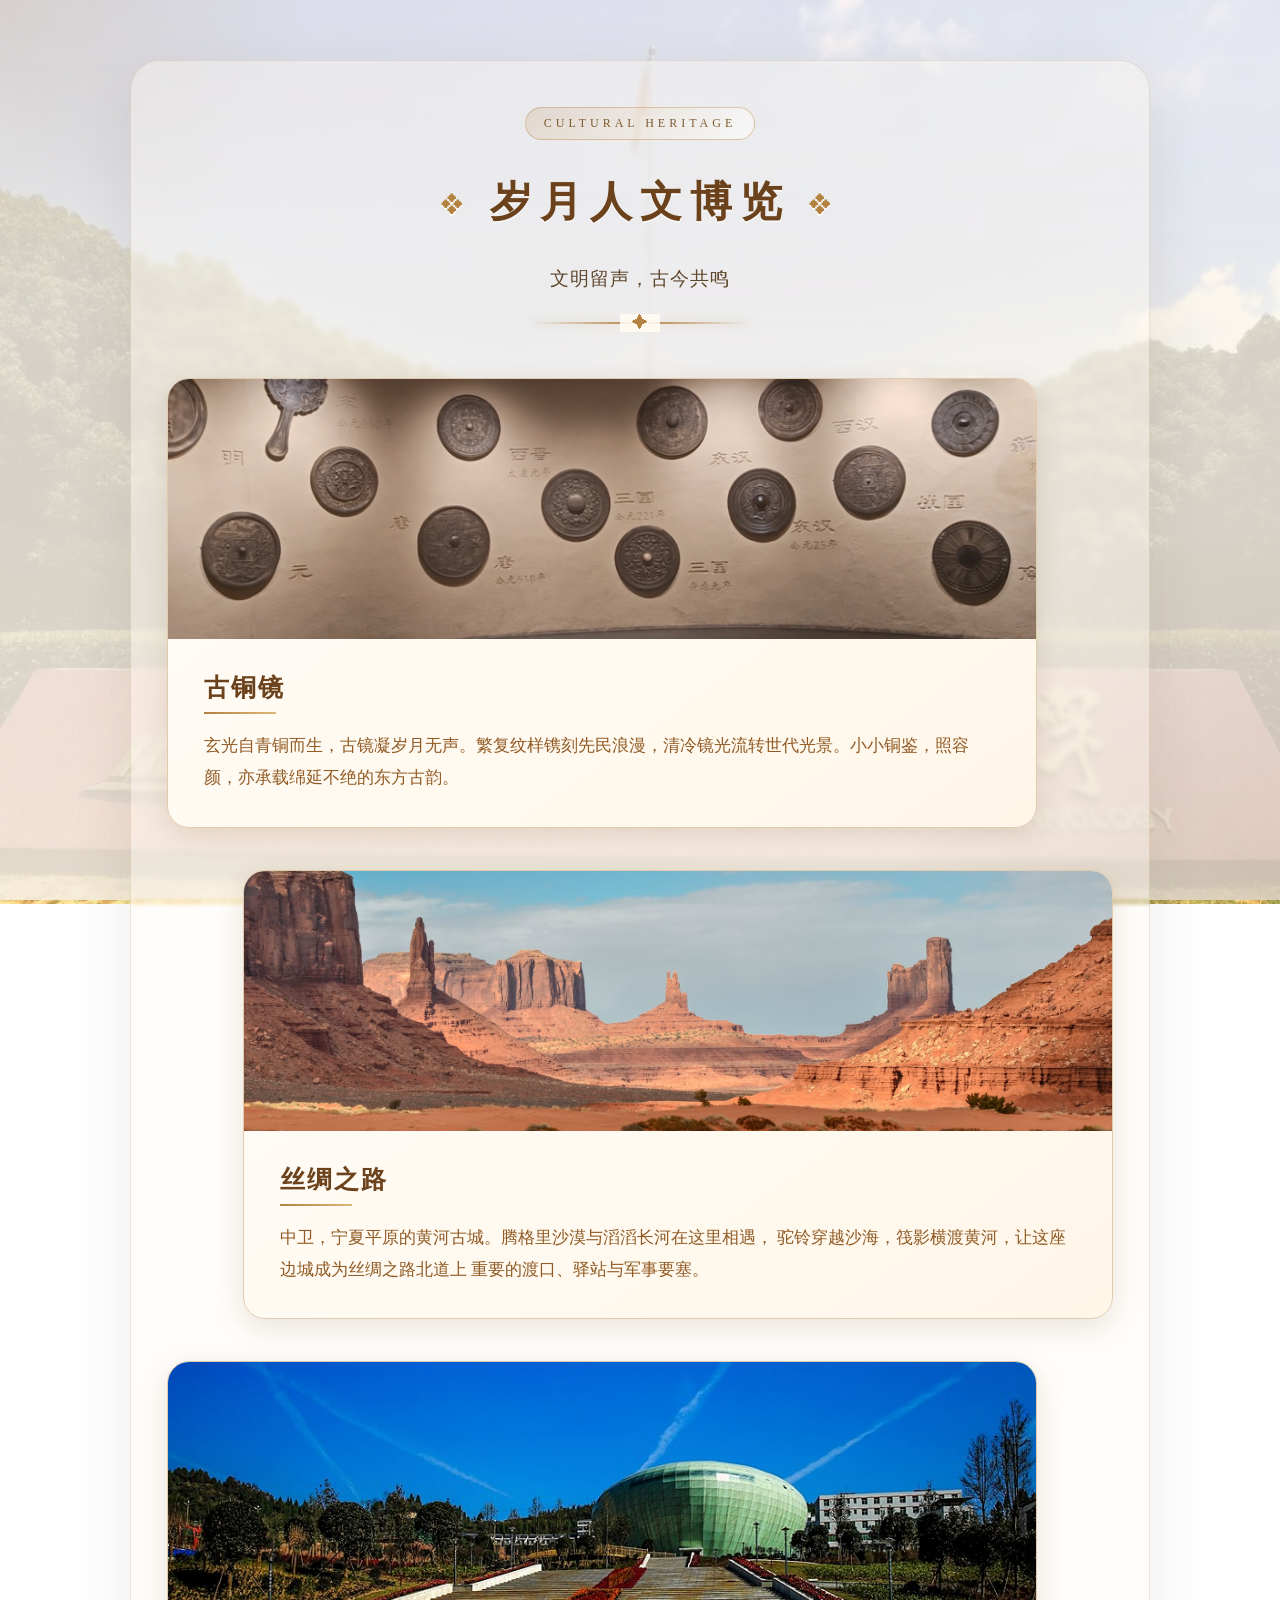
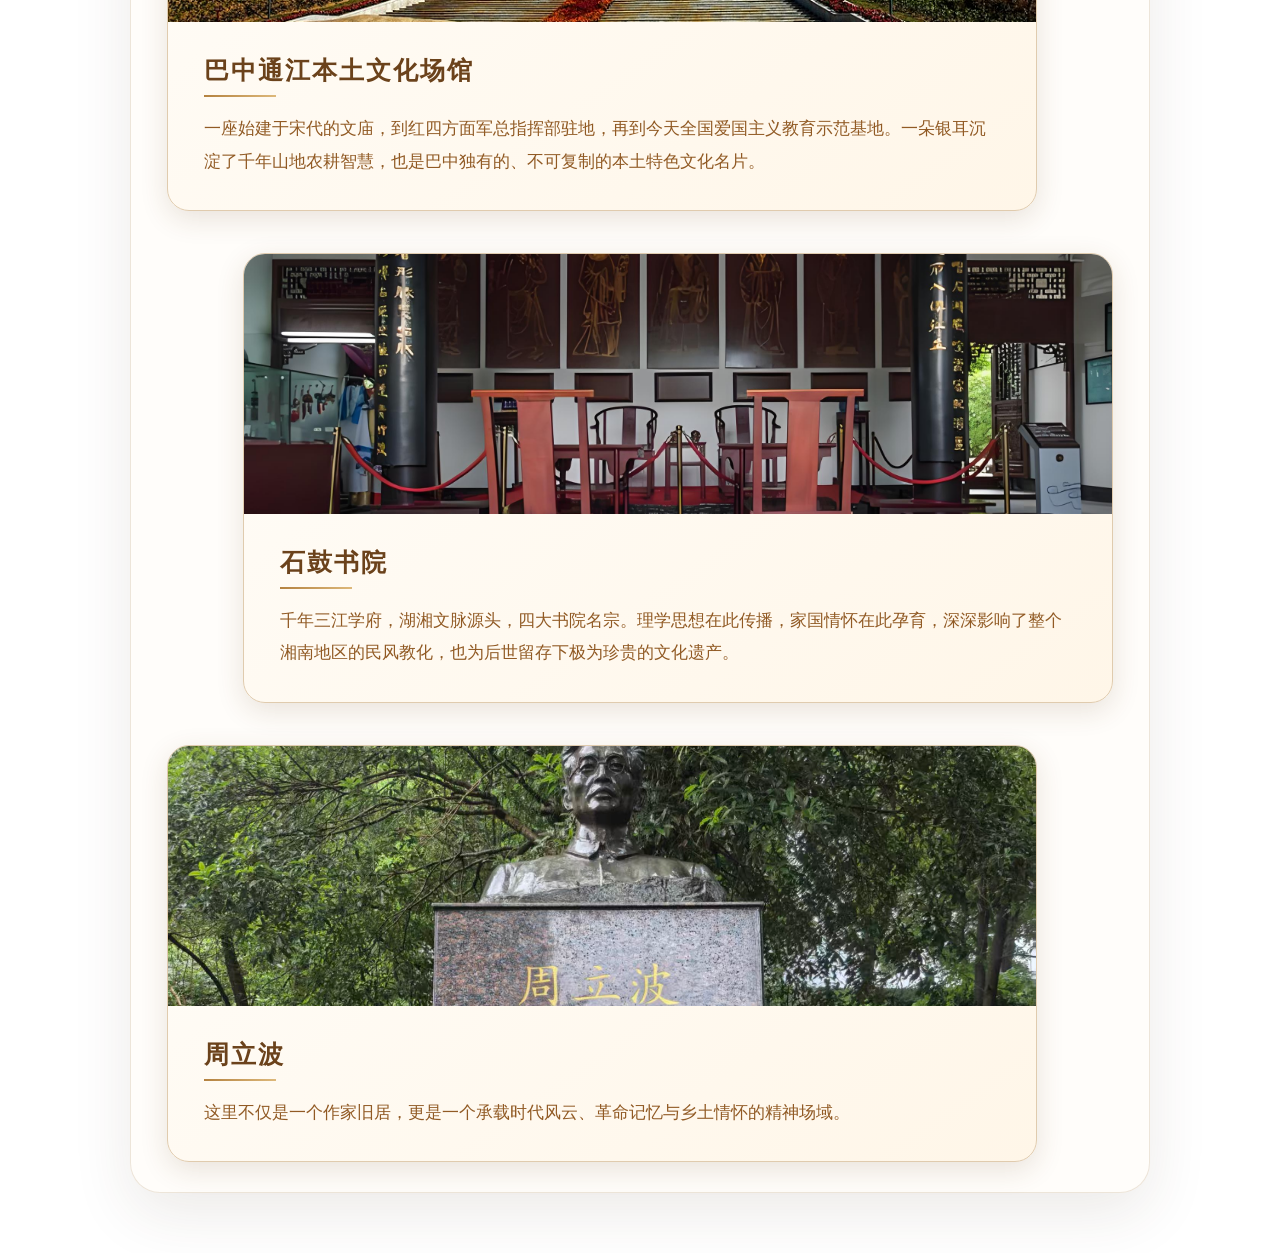
<file: index.html>
<!DOCTYPE html>
<html lang="zh-CN">
<head>
    <meta charset="UTF-8">
    <meta name="viewport" content="width=device-width, initial-scale=1.0">
    <title>岁月人文博览</title>
    <style>
        * {
            margin: 0;
            padding: 0;
            box-sizing: border-box;
            font-family: "Microsoft YaHei", "SimSun", serif;
        }
        body {
            background-image: url("背景.jpg");
            background-size: cover;
            background-position: center;
            background-attachment: fixed;
            background-repeat: no-repeat;
            min-height: 100vh;
            padding: 60px 15px;
            position: relative;
        }
        body::before {
            content: "";
            position: fixed;
            left: 0;
            top: 0;
            width: 100%;
            height: 100%;
            background:
                radial-gradient(circle at top left, rgba(194,145,75,0.18), transparent 20%),
                radial-gradient(circle at bottom right, rgba(92,58,33,0.16), transparent 25%),
                linear-gradient(rgba(253,249,240,0.82), rgba(246,238,224,0.9));
            z-index: -1;
        }
        .wrap {
            max-width: 1020px;
            margin: 0 auto;
            animation: fadeIn 1.2s ease-out;
            background: rgba(255, 250, 242, 0.36);
            border: 1px solid rgba(155, 117, 67, 0.18);
            border-radius: 30px;
            padding: 46px 36px 30px;
            box-shadow: 0 20px 60px rgba(73, 53, 26, 0.10);
            backdrop-filter: blur(2px);
        }
        @keyframes fadeIn {
            from {opacity:0; transform: translateY(20px);}
            to {opacity:1; transform: translateY(0);}
        }
        .top-badge {
            display: block;
            width: fit-content;
            padding: 8px 18px;
            margin: 0 auto 18px;
            border-radius: 999px;
            background: linear-gradient(135deg, rgba(180,130,64,0.18), rgba(255,255,255,0.6));
            border: 1px solid rgba(180,130,64,0.4);
            color: #7f5b2e;
            font-size: 12px;
            letter-spacing: 4px;
            text-transform: uppercase;
        }
        .header-box {
            text-align: center;
            margin-bottom: 54px;
        }
        h1 {
            color: #6b421b;
            margin-bottom: 20px;
            letter-spacing: 8px;
            font-size: clamp(30px, 4vw, 42px);
            position: relative;
            padding: 16px 0 12px;
            font-weight: 700;
            text-shadow: 0 2px 0 rgba(255,255,255,0.6);
        }
        h1::before, h1::after {
            content: "❖";
            color: #b48240;
            font-size: 24px;
            margin: 0 18px;
            vertical-align: middle;
        }
        .desc-top {
            color: #60482e;
            margin-bottom: 26px;
            line-height: 1.8;
            font-size: 19px;
            letter-spacing: 1px;
        }
        .divider {
            width: 220px;
            height: 2px;
            margin: 0 auto;
            background: linear-gradient(90deg, transparent, #b48240, transparent);
            box-shadow: 0 0 12px rgba(180,130,64,0.35);
            position: relative;
        }
        .divider::after {
            content: "✦";
            position: absolute;
            left: 50%;
            top: 50%;
            transform: translate(-50%,-50%);
            background: rgba(255,250,242,0.9);
            padding: 0 12px;
            color: #b48240;
        }
        .card-container {
            display: flex;
            flex-direction: column;
            gap: 42px;
        }
        .culture-card {
            background: linear-gradient(145deg, #fffdf9, #fff6e8);
            border-radius: 22px;
            overflow: hidden;
            border: 1px solid #e0cbae;
            box-shadow: 0 8px 28px rgba(102, 64, 26, 0.14);
            transition: all 0.4s cubic-bezier(0.2,0,0.2,1);
        }
        /* 奇偶卡片宽度错落，制造节奏感 */
        .culture-card:nth-child(odd) {
            width: 92%;
            align-self: flex-start;
        }
        .culture-card:nth-child(even) {
            width: 92%;
            align-self: flex-end;
        }
        .culture-card:hover {
            transform: translateY(-6px);
            box-shadow: 0 16px 42px rgba(102, 64, 26, 0.20);
            border-color:#c49c66;
        }
        /* 图片在上，文字在下 */
        .card-img-box {
            width: 100%;
            height: 260px;
            overflow: hidden;
        }
        .card-img-box img {
            width: 100%;
            height: 100%;
            object-fit: cover;
            display: block;
            transition: transform 0.7s ease;
        }
        .culture-card:hover .card-img-box img {
            transform: scale(1.06);
        }
        .card-text-box {
            padding: 32px 36px;
        }
        .card-text-box h3 {
            color: #6b421b;
            margin-bottom: 16px;
            font-size: 25px;
            letter-spacing: 2px;
            position: relative;
            padding-bottom: 10px;
        }
        .card-text-box h3::after {
            content: "";
            position: absolute;
            left: 0;
            bottom: 0;
            width: 72px;
            height: 2px;
            background: linear-gradient(90deg, #b48240, #ddb87a);
        }
        .card-text-box p {
            margin-top:14px;
            color: #54402b;
            line-height: 1.9;
            font-size: 17px;
        }
        .card-text-box a {
            color: #915a24;
            text-decoration: none;
            transition: all 0.3s;
            display: inline-block;
        }
        .card-text-box a:hover {
            color: #b47c32;
            text-decoration: underline;
        }
        .footer-info {
            text-align: center;
            margin-top: 90px;
            color: #665038;
            font-size: 15px;
            letter-spacing: 1px;
        }
        @media (max-width:768px) {
            .culture-card:nth-child(odd),
            .culture-card:nth-child(even) {
                width: 100%;
                align-self: stretch;
            }
            .card-img-box {
                height:210px;
            }
            .card-text-box {
                padding:24px 20px;
            }
            h1 {
                font-size:29px;
                letter-spacing:4px;
            }
            .wrap {
                padding:26px 16px;
            }
        }
    </style>
</head>
<body>
    <div class="wrap">
        <div class="header-box">
            <div class="top-badge">Cultural Heritage</div>
            <h1>岁月人文博览</h1>
            <p class="desc-top">文明留声，古今共鸣</p>
            <div class="divider"></div>
        </div>

        <div class="card-container">
            <div class="culture-card">
                <div class="card-img-box">
                    <img src="Qingtong/image/首页.png" alt="古铜镜">
                </div>
                <div class="card-text-box">
                    <h3>古铜镜</h3>
                    <p>
                        <a href="Qingtong/Page_1.html">玄光自青铜而生，古镜凝岁月无声。繁复纹样镌刻先民浪漫，清冷镜光流转世代光景。小小铜鉴，照容颜，亦承载绵延不绝的东方古韵。</a>
                    </p>
                </div>
            </div>

            <div class="culture-card">
                <div class="card-img-box">
                    <img src="Sichou/images/photo-1509316785289-025f5b846b35.avif" alt="丝绸之路">
                </div>
                <div class="card-text-box">
                    <h3>丝绸之路</h3>
                    <p>
                        <a href="Sichou/index.html">中卫，宁夏平原的黄河古城。腾格里沙漠与滔滔长河在这里相遇， 驼铃穿越沙海，筏影横渡黄河，让这座边城成为丝绸之路北道上 重要的渡口、驿站与军事要塞。</a>
                    </p>
                </div>
            </div>

            <div class="culture-card">
                <div class="card-img-box">
                    <img src="Bazhong/assets/img/tremella_museum_exterior.jpg" alt="巴中通江本土文化场馆">
                </div>
                <div class="card-text-box">
                    <h3>巴中通江本土文化场馆</h3>
                    <p>
                        <a href="Bazhong/index.html">一座始建于宋代的文庙，到红四方面军总指挥部驻地，再到今天全国爱国主义教育示范基地。一朵银耳沉淀了千年山地农耕智慧，也是巴中独有的、不可复制的本土特色文化名片。</a>
                    </p>
                </div>
            </div>

            <div class="culture-card">
                <div class="card-img-box">
                    <img src="Shigu/images/images2.JPG" alt="石鼓书院">
                </div>
                <div class="card-text-box">
                    <h3>石鼓书院</h3>
                    <p>
                        <a href="Shigu/index.html">千年三江学府，湖湘文脉源头，四大书院名宗。理学思想在此传播，家国情怀在此孕育，深深影响了整个湘南地区的民风教化，也为后世留存下极为珍贵的文化遗产。</a>
                    </p>
                </div>
            </div>

            <div class="culture-card">
                <div class="card-img-box">
                    <img src="Zhoulibo/微信图片_20260806102518_266_20.jpg" alt="周立波">
                </div>
                <div class="card-text-box">
                    <h3>周立波</h3>
                    <p>
                        <a href="Zhoulibo/index.html">这里不仅是一个作家旧居，更是一个承载时代风云、革命记忆与乡土情怀的精神场域。</a>
                    </p>
                </div>
            </div>
        </div>
    </div>
</body>
</html>
</file>
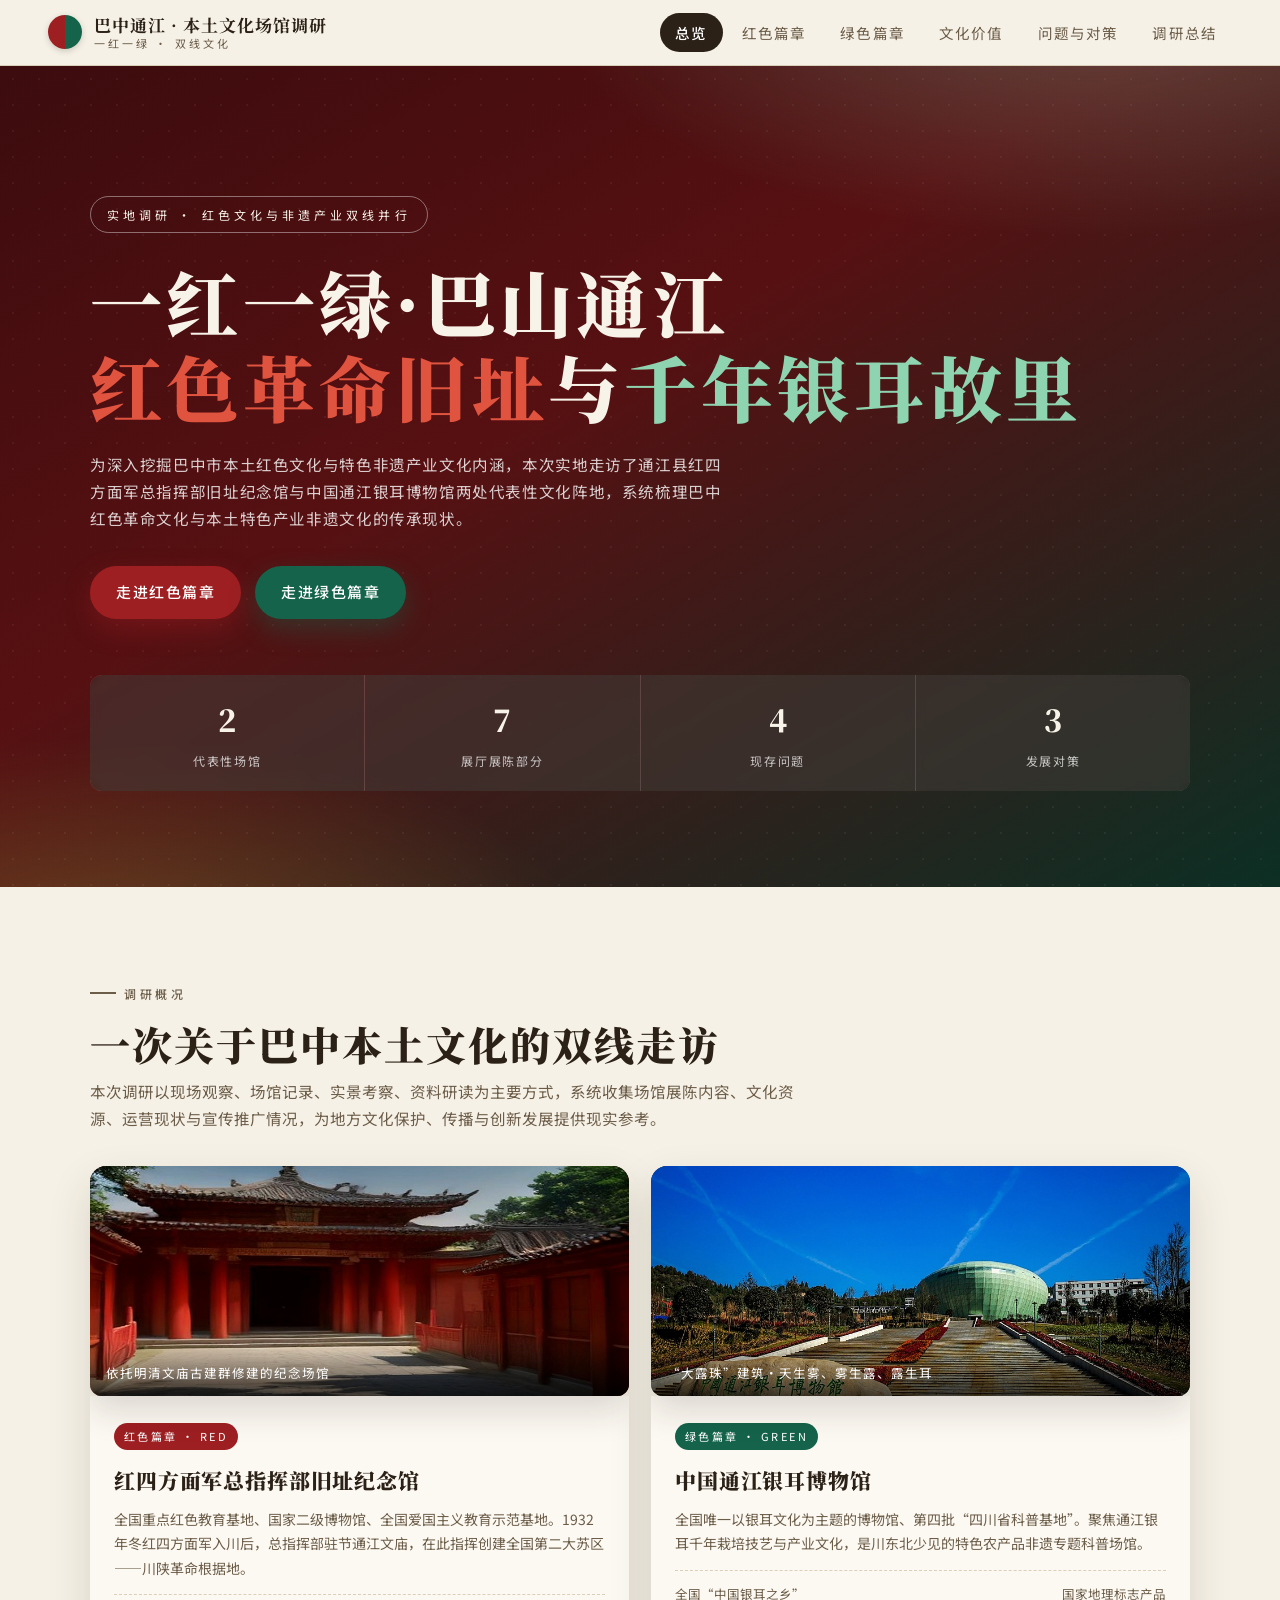
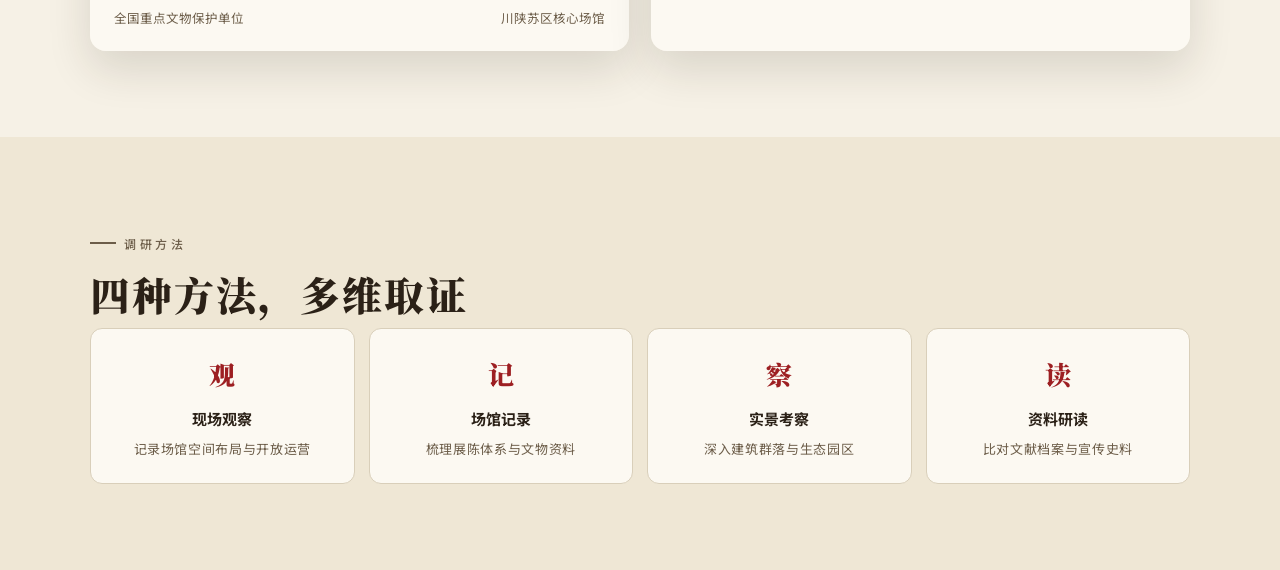
<file: Bazhong/index.html>
<!DOCTYPE html>
<html lang="zh-CN">
<head>
<meta charset="UTF-8">
<meta name="viewport" content="width=device-width, initial-scale=1.0">
<title>一红一绿·巴山通江 | 本土文化场馆实地调研报告</title>
<link rel="preconnect" href="https://fonts.googleapis.com">
<link rel="preconnect" href="https://fonts.gstatic.com" crossorigin>
<link href="https://fonts.googleapis.com/css2?family=Noto+Serif+SC:wght@500;600;700;900&family=Noto+Sans+SC:wght@300;400;500;700&display=swap" rel="stylesheet">
<style>
:root{
  --paper:#f6f1e6;
  --paper-2:#efe7d5;
  --paper-3:#fcf9f2;
  --ink:#2b2117;
  --ink-soft:#6c5d49;
  --line:#d9cfba;
  --red:#9d1f22;
  --red-deep:#701416;
  --red-soft:#f2e2db;
  --gold:#c09a34;
  --gold-soft:#ecd9a6;
  --green:#14634a;
  --green-deep:#0b402f;
  --green-soft:#ddebe2;
  --jade:#7fb99b;
  --serif:'Noto Serif SC','Songti SC','SimSun',serif;
  --sans:'Noto Sans SC','Microsoft YaHei',sans-serif;
  --header-h:66px;
}
*{margin:0;padding:0;box-sizing:border-box}
html{scroll-behavior:smooth}
body{
  font-family:var(--sans);
  background:var(--paper);
  color:var(--ink);
  line-height:1.75;
  -webkit-font-smoothing:antialiased;
}
img{display:block;max-width:100%}
a{color:inherit}
::selection{background:var(--red);color:#fff}

/* ============ 顶栏与页签 ============ */
.site-header{
  position:sticky;top:0;z-index:100;
  height:var(--header-h);
  background:rgba(246,241,230,.94);
  backdrop-filter:blur(8px);
  border-bottom:1px solid var(--line);
  display:flex;align-items:center;gap:24px;
  padding:0 clamp(16px,4vw,48px);
}
.brand{display:flex;align-items:center;gap:12px;flex-shrink:0}
.brand-mark{display:flex;width:34px;height:34px;border-radius:50%;overflow:hidden;box-shadow:0 2px 6px rgba(0,0,0,.18);flex-shrink:0}
.brand-mark i{flex:1;height:100%}
.brand-mark .mr{background:var(--red)}
.brand-mark .mg{background:var(--green)}
.brand-txt{font-family:var(--serif);font-weight:700;font-size:17px;line-height:1.2;letter-spacing:.06em}
.brand-txt small{display:block;font-family:var(--sans);font-weight:400;font-size:11px;letter-spacing:.28em;color:var(--ink-soft);margin-top:1px}
.tabs{display:flex;gap:4px;margin-left:auto;overflow-x:auto;scrollbar-width:none}
.tabs::-webkit-scrollbar{display:none}
.tab{
  appearance:none;border:none;background:transparent;cursor:pointer;
  font-family:var(--sans);font-size:14.5px;letter-spacing:.08em;color:var(--ink-soft);
  padding:9px 15px;border-radius:999px;white-space:nowrap;
  transition:color .25s,background .25s;
}
.tab:hover{color:var(--ink);background:rgba(0,0,0,.05)}
.tab[aria-selected="true"]{
  color:#fff;background:var(--ink);font-weight:500;
}

/* 主题化页签着色 */
body[data-active="red"] .tab[aria-selected="true"]{background:var(--red)}
body[data-active="green"] .tab[aria-selected="true"]{background:var(--green)}
body[data-active="red"] .brand-txt{color:var(--red-deep)}
body[data-active="green"] .brand-txt{color:var(--green-deep)}
body[data-active="red"] .site-header{border-bottom-color:rgba(157,31,34,.35)}
body[data-active="green"] .site-header{border-bottom-color:rgba(20,99,74,.35)}

/* ============ 面板 ============ */
.panel{display:none;animation:panelIn .5s cubic-bezier(.22,.68,.35,1)}
.panel.active{display:block}
@keyframes panelIn{from{opacity:0;transform:translateY(14px)}to{opacity:1;transform:none}}
.wrap{max-width:1180px;margin:0 auto;padding:0 clamp(18px,4vw,40px)}

/* ============ 通用构件 ============ */
.sec-title{
  font-family:var(--serif);font-weight:900;font-size:clamp(26px,4vw,40px);
  letter-spacing:.05em;line-height:1.3;margin-bottom:8px;
}
.sec-sub{color:var(--ink-soft);font-size:15.5px;max-width:720px;margin-bottom:34px}
.kicker{
  display:inline-flex;align-items:center;gap:8px;
  font-size:12px;letter-spacing:.3em;font-weight:500;color:var(--ink-soft);
  margin-bottom:14px;text-transform:uppercase;
}
.kicker::before{content:"";width:26px;height:2px;background:currentColor}
.theme-red{color:var(--red-deep)}
.theme-green{color:var(--green-deep)}
.panel[data-theme="red"] .kicker{color:var(--red)}
.panel[data-theme="green"] .kicker{color:var(--green)}

.section{padding:clamp(48px,7vw,86px) 0;position:relative}
.section.alt{background:var(--paper-2)}

/* 图片通用 */
.photo{border-radius:12px;overflow:hidden;box-shadow:0 14px 34px rgba(43,33,23,.16);position:relative;background:#ddd}
.photo img{width:100%;height:100%;object-fit:cover}
.photo figcaption{
  position:absolute;left:0;right:0;bottom:0;padding:22px 16px 12px;
  font-size:12.5px;color:#fff;letter-spacing:.08em;
  background:linear-gradient(transparent,rgba(0,0,0,.72));
}

/* 数字统计 */
.stats{display:grid;grid-template-columns:repeat(4,1fr);gap:14px}
.stat{
  background:var(--paper-3);border:1px solid var(--line);border-radius:12px;
  padding:20px 16px;text-align:center;
}
.stat b{font-family:var(--serif);font-size:clamp(26px,3.2vw,38px);font-weight:900;line-height:1.1}
.stat b i{font-style:normal;font-size:.45em;font-weight:700;margin-left:2px;letter-spacing:.04em}
.stat span{display:block;margin-top:6px;font-size:12.5px;color:var(--ink-soft);letter-spacing:.06em}
.panel[data-theme="red"] .stat b{color:var(--red-deep)}
.panel[data-theme="green"] .stat b{color:var(--green-deep)}

/* 时间线 */
.timeline{position:relative;margin:8px 0 0;padding-left:30px}
.timeline::before{content:"";position:absolute;left:8px;top:6px;bottom:6px;width:2px;background:var(--line)}
.tl-item{position:relative;padding:0 0 26px 8px}
.tl-item::before{
  content:"";position:absolute;left:-29px;top:7px;width:14px;height:14px;border-radius:50%;
  background:var(--paper);border:3px solid var(--red);
}
.panel[data-theme="green"] .tl-item::before{border-color:var(--green)}
.tl-year{font-family:var(--serif);font-weight:900;font-size:19px;color:var(--ink)}
.tl-item p{color:var(--ink-soft);font-size:14.5px;margin-top:3px}

/* 两馆对照双卡 */
.duo{display:grid;grid-template-columns:1fr 1fr;gap:22px}
.venue-card{border-radius:16px;overflow:hidden;box-shadow:0 18px 44px rgba(43,33,23,.14);position:relative;display:flex;flex-direction:column}
.venue-card .vc-img{height:230px}
.venue-card.red .vc-img{background:var(--red-deep)}
.venue-card.green .vc-img{background:var(--green-deep)}
.venue-card .vc-body{background:var(--paper-3);padding:24px 24px 22px;flex:1}
.vc-tag{display:inline-block;font-size:11px;letter-spacing:.22em;padding:4px 10px;border-radius:999px;color:#fff;margin-bottom:12px}
.venue-card.red .vc-tag{background:var(--red)}
.venue-card.green .vc-tag{background:var(--green)}
.vc-body h3{font-family:var(--serif);font-size:21px;font-weight:900;letter-spacing:.04em;margin-bottom:8px}
.vc-body p{font-size:14px;color:var(--ink-soft)}
.vc-foot{margin-top:14px;padding-top:12px;border-top:1px dashed var(--line);display:flex;justify-content:space-between;font-size:12.5px;color:var(--ink-soft)}

/* 大引述 */
.pullquote{
  font-family:var(--serif);font-size:clamp(19px,2.6vw,27px);font-weight:600;line-height:1.7;
  border-left:4px solid;padding:6px 0 6px 22px;margin:30px 0;
}
.panel[data-theme="red"] .pullquote{border-color:var(--red);color:var(--red-deep)}
.panel[data-theme="green"] .pullquote{border-color:var(--green);color:var(--green-deep)}
.pullquote cite{display:block;margin-top:10px;font-family:var(--sans);font-size:13px;font-weight:400;color:var(--ink-soft);font-style:normal}

/* 详情列表 */
.feature-grid{display:grid;grid-template-columns:repeat(3,1fr);gap:16px;margin-top:6px}
.feature{
  background:var(--paper-3);border:1px solid var(--line);border-radius:12px;padding:20px;
}
.feature .f-no{font-family:var(--serif);font-weight:900;font-size:15px;letter-spacing:.1em;margin-bottom:10px;display:block}
.panel[data-theme="red"] .feature .f-no{color:var(--red)}
.panel[data-theme="green"] .feature .f-no{color:var(--green)}
.feature h4{font-family:var(--serif);font-size:16.5px;font-weight:700;margin-bottom:6px}
.feature p{font-size:13.5px;color:var(--ink-soft)}

/* 工序流程 */
.flow{display:flex;flex-wrap:wrap;gap:10px;margin-top:8px}
.flow .step{
  flex:1 1 150px;background:var(--paper-3);border:1px solid var(--line);border-radius:10px;
  padding:13px 14px;text-align:center;
}
.flow .step b{display:block;font-family:var(--serif);font-size:15px;font-weight:700;margin-bottom:2px}
.flow .step span{font-size:12px;color:var(--ink-soft);letter-spacing:.05em}

/* 问题与对策 */
.issue-grid{display:grid;grid-template-columns:1fr 1fr;gap:16px}
.issue{border-radius:12px;padding:22px;border:1px solid var(--line);background:var(--paper-3);position:relative;overflow:hidden}
.issue::before{content:"";position:absolute;left:0;top:0;bottom:0;width:5px}
.issue:nth-child(1)::before{background:#b3563f}
.issue:nth-child(2)::before{background:#9b7d2f}
.issue:nth-child(3)::before{background:#4f7a97}
.issue:nth-child(4)::before{background:#7a5a8f}
.issue h4{font-family:var(--serif);font-size:17.5px;font-weight:700;margin-bottom:8px}
.issue p{font-size:13.5px;color:var(--ink-soft)}
.issue .issue-no{font-size:11px;letter-spacing:.2em;color:var(--ink-soft);display:block;margin-bottom:6px}
.solution{border-radius:14px;padding:26px;border:1px solid var(--line);background:var(--paper-3)}
.solution.red{border-top:5px solid var(--red)}
.solution.green{border-top:5px solid var(--green)}
.solution h4{font-family:var(--serif);font-size:19px;font-weight:800;margin-bottom:10px}
.solution p{font-size:14px;color:var(--ink-soft)}
.solution .s-no{display:inline-block;font-size:11px;letter-spacing:.2em;color:var(--ink-soft);margin-bottom:8px}

/* 章节横幅 */
.chapter-hero{
  position:relative;color:#fff;border-radius:0 0 0 0;
  padding:clamp(52px,8vw,96px) 0 clamp(40px,6vw,72px);overflow:hidden;
}
.chapter-hero.red{background:linear-gradient(rgba(58,10,12,.86),rgba(105,26,28,.72)),url('assets/img/red_street.jpg') center/cover no-repeat}
.chapter-hero.green{background:radial-gradient(1200px 500px at 12% -20%,rgba(127,185,155,.22),transparent 60%),linear-gradient(135deg,#073529 0%,var(--green-deep) 45%,#0f5c3e 100%)}
.chapter-hero::after{
  content:"";position:absolute;inset:0;pointer-events:none;opacity:.14;
  background-image:radial-gradient(rgba(255,255,255,.7) 1px,transparent 1px);
  background-size:22px 22px;
}
.ch-hero-inner{position:relative;z-index:1;max-width:1180px;margin:0 auto;padding:0 clamp(18px,4vw,40px)}
.ch-tag{display:inline-block;font-size:11.5px;letter-spacing:.3em;padding:6px 14px;border:1px solid rgba(255,255,255,.5);border-radius:999px;margin-bottom:20px;font-weight:500}
.ch-hero-inner h1{font-family:var(--serif);font-weight:900;font-size:clamp(30px,5vw,54px);letter-spacing:.06em;line-height:1.25;max-width:820px}
.ch-hero-inner .ch-sub{margin-top:14px;font-size:15.5px;color:rgba(255,255,255,.82);max-width:680px;letter-spacing:.03em}

/* 图廊 */
.gallery{display:grid;grid-template-columns:repeat(3,1fr);gap:14px}
.gallery .photo{height:170px}
.gallery.portrait{grid-template-columns:repeat(4,1fr)}
.gallery.portrait .photo{height:190px}

/* 页脚 / 参考资料 */
.foot{background:#241a10;color:#d8cdbb;padding:44px 0 36px;margin-top:0}
.foot .wrap{max-width:1180px}
.foot h4{font-family:var(--serif);color:#f0e7d5;font-size:16px;letter-spacing:.1em;margin:26px 0 12px}
.foot h4:first-child{margin-top:0}
.foot ol,.foot ul{margin-left:1.4em;font-size:13px;color:#b7ab97;line-height:2}
.foot a{color:#e3c98a;text-decoration:none}
.foot a:hover{text-decoration:underline}
.foot .note{margin-top:22px;padding-top:16px;border-top:1px solid rgba(255,255,255,.14);font-size:12px;color:#9c917e;line-height:1.9}
.foot .credit{display:flex;justify-content:space-between;align-items:center;gap:12px;font-size:12px;color:#8f8471;margin-top:18px;flex-wrap:wrap}

/* 首页 Hero */
.hero{
  position:relative;color:#f8f3e8;overflow:hidden;
  background:
    radial-gradient(900px 420px at 85% -10%,rgba(127,185,155,.35),transparent 60%),
    radial-gradient(900px 420px at 8% 110%,rgba(201,162,52,.30),transparent 55%),
    linear-gradient(150deg,#3c0c0e 0%,#571012 42%,#0c2f24 100%);
}
.hero::before{content:"";position:absolute;inset:0;background:radial-gradient(rgba(255,255,255,.5) 1px,transparent 1px);background-size:26px 26px;opacity:.1}
.hero-inner{position:relative;z-index:1;max-width:1180px;margin:0 auto;padding:clamp(70px,11vw,130px) clamp(18px,4vw,40px) clamp(50px,8vw,96px)}
.hero .hero-tag{display:inline-flex;gap:10px;align-items:center;font-size:12px;letter-spacing:.34em;padding:7px 16px;border:1px solid rgba(255,255,255,.4);border-radius:999px;margin-bottom:26px}
.hero h1{font-family:var(--serif);font-weight:900;font-size:clamp(34px,6.4vw,72px);line-height:1.18;letter-spacing:.06em}
.hero h1 .red{color:#e0533f}
.hero h1 .green{color:#8fd4b0}
.hero .lead{margin-top:22px;max-width:640px;font-size:15.5px;color:rgba(255,255,255,.8);letter-spacing:.04em}
.hero-actions{margin-top:34px;display:flex;gap:14px;flex-wrap:wrap}
.hero-btn{display:inline-flex;align-items:center;gap:8px;padding:13px 26px;border-radius:999px;font-size:15px;letter-spacing:.1em;text-decoration:none;font-weight:500;transition:transform .2s,box-shadow .2s}
.hero-btn:hover{transform:translateY(-2px)}
.hero-btn.red{background:var(--red);color:#fff;box-shadow:0 10px 26px rgba(157,31,34,.4)}
.hero-btn.green{background:var(--green);color:#fff;box-shadow:0 10px 26px rgba(20,99,74,.4)}
.hero-strip{margin-top:clamp(34px,5vw,56px);display:grid;grid-template-columns:repeat(4,1fr);gap:1px;background:rgba(255,255,255,.18);border-radius:12px;overflow:hidden}
.hs{background:rgba(20,14,8,.42);padding:18px 16px;text-align:center;backdrop-filter:blur(4px)}
.hs b{font-family:var(--serif);font-size:clamp(20px,2.6vw,30px);font-weight:900;display:block}
.hs span{font-size:12px;letter-spacing:.14em;color:rgba(255,255,255,.72)}

/* 调研方式 */
.methods{display:grid;grid-template-columns:repeat(4,1fr);gap:14px}
.method{background:var(--paper-3);border:1px solid var(--line);border-radius:12px;padding:22px 18px;text-align:center}
.method .m-ic{font-family:var(--serif);font-size:26px;font-weight:900;color:var(--red);display:block;margin-bottom:8px}
.method p{font-size:13px;color:var(--ink-soft);margin-top:6px;letter-spacing:.05em}
.method b{font-size:15px}

/* 图片说明间距 */
.photo + p, .vc-img + * {margin:0}

/* ============ 响应式 ============ */
@media (max-width:960px){
  .stats{grid-template-columns:repeat(2,1fr)}
  .feature-grid{grid-template-columns:repeat(2,1fr)}
  .gallery{grid-template-columns:repeat(2,1fr)}
  .gallery.portrait{grid-template-columns:repeat(2,1fr)}
  .duo{grid-template-columns:1fr}
  .issue-grid{grid-template-columns:1fr}
  .methods{grid-template-columns:repeat(2,1fr)}
  .hero-strip{grid-template-columns:repeat(2,1fr)}
  .brand-txt small{display:none}
}
@media (max-width:560px){
  .feature-grid,.gallery,.gallery.portrait{grid-template-columns:1fr}
  .site-header{gap:10px;padding:0 12px}
  .brand-txt{font-size:14px}
  .tabs .tab{padding:8px 11px;font-size:13px}
}

/* 滚动显现（需 .js 才启用隐藏态，保证无 JS 也可见） */
html.js .rv{opacity:0;transform:translateY(22px);transition:opacity .7s ease,transform .7s cubic-bezier(.22,.68,.35,1)}
html.js .rv.in{opacity:1;transform:none}
@media (prefers-reduced-motion:reduce){
  html.js .rv{opacity:1;transform:none;transition:none}
  *{animation-duration:.01ms!important;transition-duration:.01ms!important}
  html{scroll-behavior:auto}
}
</style>
</head>
<body data-active="overview">

<!-- ================= 顶栏 ================= -->
<header class="site-header">
  <div class="brand">
    <div class="brand-mark" aria-hidden="true"><i class="mr"></i><i class="mg"></i></div>
    <div class="brand-txt">巴中通江 · 本土文化场馆调研<small>一红一绿 · 双线文化</small></div>
  </div>
  <nav class="tabs" role="tablist" aria-label="报告章节">
    <button class="tab" id="tab-overview" role="tab" aria-selected="true" aria-controls="p-overview" data-panel="p-overview" data-theme="overview">总览</button>
    <button class="tab" id="tab-red" role="tab" aria-selected="false" aria-controls="p-red" data-panel="p-red" data-theme="red">红色篇章</button>
    <button class="tab" id="tab-green" role="tab" aria-selected="false" aria-controls="p-green" data-panel="p-green" data-theme="green">绿色篇章</button>
    <button class="tab" id="tab-value" role="tab" aria-selected="false" aria-controls="p-value" data-panel="p-value" data-theme="overview">文化价值</button>
    <button class="tab" id="tab-issues" role="tab" aria-selected="false" aria-controls="p-issues" data-panel="p-issues" data-theme="overview">问题与对策</button>
    <button class="tab" id="tab-summary" role="tab" aria-selected="false" aria-controls="p-summary" data-panel="p-summary" data-theme="overview">调研总结</button>
  </nav>
</header>

<main>

<!-- ================= 总览 ================= -->
<section class="panel active" id="p-overview" role="tabpanel" aria-labelledby="tab-overview" data-theme="overview">

  <div class="hero">
    <div class="hero-inner">
      <span class="hero-tag">实地调研 · 红色文化与非遗产业双线并行</span>
      <h1>一红一绿·巴山通江<br><span class="red">红色革命旧址</span>与<span class="green">千年银耳故里</span></h1>
      <p class="lead">为深入挖掘巴中市本土红色文化与特色非遗产业文化内涵，本次实地走访了通江县红四方面军总指挥部旧址纪念馆与中国通江银耳博物馆两处代表性文化阵地，系统梳理巴中红色革命文化与本土特色产业非遗文化的传承现状。</p>
      <div class="hero-actions">
        <a class="hero-btn red" href="#p-red" data-jump="p-red">走进红色篇章</a>
        <a class="hero-btn green" href="#p-green" data-jump="p-green">走进绿色篇章</a>
      </div>
      <div class="hero-strip">
        <div class="hs"><b>2</b><span>代表性场馆</span></div>
        <div class="hs"><b>7</b><span>展厅展陈部分</span></div>
        <div class="hs"><b>4</b><span>现存问题</span></div>
        <div class="hs"><b>3</b><span>发展对策</span></div>
      </div>
    </div>
  </div>

  <div class="section">
    <div class="wrap">
      <div class="kicker">调研概况</div>
      <h2 class="sec-title">一次关于巴中本土文化的双线走访</h2>
      <p class="sec-sub">本次调研以现场观察、场馆记录、实景考察、资料研读为主要方式，系统收集场馆展陈内容、文化资源、运营现状与宣传推广情况，为地方文化保护、传播与创新发展提供现实参考。</p>

      <div class="duo rv">
        <article class="venue-card red">
          <div class="vc-img photo"><img loading="lazy" src="https://trae-api-cn.mchost.guru/api/ide/v1/text_to_image?prompt=photorealistic%20travel%20photo%20of%20an%20ancient%20Chinese%20Confucian%20temple%20converted%20into%20a%20revolutionary%20memorial%20hall%20in%20Tongjiang%20Sichuan%2C%20grey%20brick%20walls%2C%20red%20lacquered%20wooden%20doors%2C%20curved%20grey%20tiled%20upturned%20eaves%2C%20stone%20steps%2C%20memorial%20plaque%20above%20the%20gate%2C%20old%20trees%20in%20courtyard%2C%20clear%20summer%20daylight%2C%20slightly%20warm%20film%20tone%2C%20handheld%20camera%20natural%20framing&image_size=landscape_4_3" onerror="this.onerror=null;this.src='assets/img/red_hall_exterior.jpg'" alt="红四方面军总指挥部旧址纪念馆·文庙建筑外观"><figcaption>依托明清文庙古建群修建的纪念场馆</figcaption></div>
          <div class="vc-body">
            <span class="vc-tag">红色篇章 · RED</span>
            <h3>红四方面军总指挥部旧址纪念馆</h3>
            <p>全国重点红色教育基地、国家二级博物馆、全国爱国主义教育示范基地。1932 年冬红四方面军入川后，总指挥部驻节通江文庙，在此指挥创建全国第二大苏区——川陕革命根据地。</p>
            <div class="vc-foot"><span>全国重点文物保护单位</span><span>川陕苏区核心场馆</span></div>
          </div>
        </article>

        <article class="venue-card green">
          <div class="vc-img photo"><img loading="lazy" src="assets/img/tremella_museum_exterior.jpg" alt="中国通江银耳博物馆·大露珠建筑"><figcaption>“大露珠”建筑·天生雾、雾生露、露生耳</figcaption></div>
          <div class="vc-body">
            <span class="vc-tag">绿色篇章 · GREEN</span>
            <h3>中国通江银耳博物馆</h3>
            <p>全国唯一以银耳文化为主题的博物馆、第四批“四川省科普基地”。聚焦通江银耳千年栽培技艺与产业文化，是川东北少见的特色农产品非遗专题科普场馆。</p>
            <div class="vc-foot"><span>全国“中国银耳之乡”</span><span>国家地理标志产品</span></div>
          </div>
        </article>
      </div>
    </div>
  </div>

  <div class="section alt">
    <div class="wrap">
      <div class="kicker">调研方法</div>
      <h2 class="sec-title">四种方法，多维取证</h2>
      <div class="methods rv">
        <div class="method"><b class="m-ic">观</b><b>现场观察</b><p>记录场馆空间布局与开放运营</p></div>
        <div class="method"><b class="m-ic">记</b><b>场馆记录</b><p>梳理展陈体系与文物资料</p></div>
        <div class="method"><b class="m-ic">察</b><b>实景考察</b><p>深入建筑群落与生态园区</p></div>
        <div class="method"><b class="m-ic">读</b><b>资料研读</b><p>比对文献档案与宣传史料</p></div>
      </div>
    </div>
  </div>
</section>

<!-- ================= 红色篇章 ================= -->
<section class="panel" id="p-red" role="tabpanel" aria-labelledby="tab-red" data-theme="red">

  <div class="chapter-hero red">
    <div class="ch-hero-inner">
      <span class="ch-tag">红 · 川陕苏区 革命圣地</span>
      <h1>红四方面军总指挥部旧址纪念馆</h1>
      <p class="ch-sub">从一座始建于宋代的文庙，到红四方面军总指挥部驻地，再到今天全国爱国主义教育示范基地——它承载着巴中最具代表性的红色基因，见证川陕苏区作为全国第二大革命根据地的辉煌历史。</p>
    </div>
  </div>

  <div class="section">
    <div class="wrap">
      <div class="kicker">历史沿革</div>
      <h2 class="sec-title">文庙 → 红军指挥部 → 纪念场馆</h2>
      <div class="timeline rv">
        <div class="tl-item"><div class="tl-year">宋嘉祐七年（1062）</div><p>通江文庙始建，明清重建修缮，一进四院、依山就势，成为县城最宏伟的古建筑群。</p></div>
        <div class="tl-item"><div class="tl-year">1932 年 12 月 25 日</div><p>从鄂豫皖苏区西征的红四方面军越秦岭、翻巴山攻克通江县城，总指挥部、总政治部驻节文庙与学宫。</p></div>
        <div class="tl-item"><div class="tl-year">1932 — 1935</div><p>徐向前、陈昌浩、王树声等在此运筹帷幄，创建川陕革命根据地——鼎盛时 4.2 万平方公里、辖 23 县 1 市、人口约 600 万，为中华苏维埃共和国第二大区域。</p></div>
        <div class="tl-item"><div class="tl-year">1982 年 12 月</div><p>纪念红军入川五十周年，旧址辟为“川陕革命根据地军史陈列馆”，胡耀邦题写馆名。</p></div>
        <div class="tl-item"><div class="tl-year">1992 / 1993</div><p>中宣部批准更名“红四方面军总指挥部旧址纪念馆”；江泽民总书记题写馆名。</p></div>
        <div class="tl-item"><div class="tl-year">2001 — 2016</div><p>先后命名全国爱国主义教育示范基地、列入全国红色旅游经典景区名录，为国家二级博物馆、国家红色基因库建设单位。</p></div>
        <div class="tl-item"><div class="tl-year">2024 年底</div><p>启动《红军劲旅 丰碑永存——红四方面军战斗历程》基本陈列改陈布展，展陈、声光电、数字化全面提档升级。</p></div>
      </div>
    </div>
  </div>

  <div class="section alt">
    <div class="wrap">
      <div class="kicker">馆区建筑</div>
      <h2 class="sec-title">红军城核心区，一处可以行走的“苏区史”</h2>
      <p class="sec-sub">馆区与通江红军城历史街区融为一体，实现文物旧址、红色街区、纪念展馆的一体化展示。</p>
      <div class="gallery rv">
        <figure class="photo"><img loading="lazy" src="https://trae-api-cn.mchost.guru/api/ide/v1/text_to_image?prompt=photorealistic%20travel%20photo%20of%20a%20revolutionary%20memorial%20square%20in%20Tongjiang%20county%20Sichuan%2C%20large%20red%20steel%20flame%20torch%20sculpture%20in%20the%20center%2C%20red%20granite%20bas-relief%20wall%20of%20Red%20Army%20soldiers%20in%20the%20background%2C%20clean%20plaza%2C%20blue%20sky%20with%20white%20clouds%2C%20morning%20sunlight&image_size=landscape_4_3" onerror="this.onerror=null;this.src='assets/img/red_square_torch.jpg'" alt="红军广场·火炬雕塑与浮雕墙"><figcaption>馆前红军广场 · 火炬雕塑与红军浮雕墙</figcaption></figure>
        <figure class="photo"><img loading="lazy" src="https://trae-api-cn.mchost.guru/api/ide/v1/text_to_image?prompt=photorealistic%20landscape%20photo%20of%20huge%20weathered%20red%20Chinese%20characters%20carved%20into%20a%20steep%20sandstone%20cliff%20beside%20a%20river%20in%20Sichuan%20mountains%2C%20revolutionary%20era%20stone%20slogan%2C%20green%20forested%20mountain%20slopes%2C%20light%20mist%20in%20the%20valley%2C%20soft%20overcast%20light&image_size=landscape_4_3" onerror="this.onerror=null;this.src='assets/img/red_slogan_cliff.jpg'" alt="诺水河壁山·巨幅石刻标语"><figcaption>诺水河壁山 · “争取苏维埃中华”巨幅石刻标语</figcaption></figure>
        <figure class="photo"><img loading="lazy" src="https://trae-api-cn.mchost.guru/api/ide/v1/text_to_image?prompt=photorealistic%20travel%20photo%20of%20an%20old%20revolutionary%20heritage%20street%20in%20Tongjiang%20county%20Sichuan%2C%20historic%20two-storey%20timber%20buildings%20with%20red%20lanterns%20and%20shop%20signs%2C%20uneven%20stone%20pavement%2C%20warm%20late%20afternoon%20light%2C%20a%20few%20visitors%20walking&image_size=landscape_4_3" onerror="this.onerror=null;this.src='assets/img/red_street.jpg'" alt="通江红军城历史街区"><figcaption>通江红军城历史街区 · 红色街区与纪念展馆融为一体</figcaption></figure>
      </div>
      <div class="feature-grid rv" style="margin-top:22px">
        <div class="feature"><span class="f-no">壹</span><h4>总指挥部旧址 · 文庙</h4><p>占地面积 1512㎡、建筑面积 680㎡，警卫室、机要室、作战室、办公室分布于戟门、东庑、西庑与大成殿。</p></div>
        <div class="feature"><span class="f-no">贰</span><h4>总政治部旧址 · 学宫</h4><p>与文庙同年代修建，全系木结构、一进四院，保存完好。</p></div>
        <div class="feature"><span class="f-no">叁</span><h4>列宁公园</h4><p>由红军改名的公园，从纪念馆后门可达，是当年红军与百姓共用的休憩之地。</p></div>
      </div>
    </div>
  </div>

  <div class="section">
    <div class="wrap">
      <div class="kicker">展陈与文物</div>
      <h2 class="sec-title">“巴山烽火” · 七大部分完整叙事</h2>
      <p class="sec-sub">环形四合院展馆以“巴山烽火”为主题，运用历史文献、文物、图片、油画、雕塑、场景及声像多媒体，完整再现川陕苏区创建与发展历程。</p>

      <div class="gallery rv">
        <figure class="photo"><img loading="lazy" src="https://trae-api-cn.mchost.guru/api/ide/v1/text_to_image?prompt=photorealistic%20indoor%20photo%20of%20a%20bronze%20statue%20of%20a%20Chinese%20Red%20Army%20marshal%20wearing%20an%20octagonal%20red%20star%20cap%20holding%20binoculars%2C%20displayed%20on%20a%20stone%20base%20inside%20an%20old%20Chinese%20temple%20hall%2C%20dark%20red%20walls%20and%20wooden%20beams%2C%20warm%20spotlight%20from%20above%2C%20museum%20atmosphere&image_size=portrait_4_3" onerror="this.onerror=null;this.src='assets/img/red_statue.jpg'" alt="徐向前铜像"><figcaption>徐向前铜像 · 总指挥运筹帷幄之姿</figcaption></figure>
        <figure class="photo"><img loading="lazy" src="https://trae-api-cn.mchost.guru/api/ide/v1/text_to_image?prompt=photorealistic%20museum%20photo%20of%20glass%20display%20cases%20inside%20a%20Chinese%20Red%20Army%20revolutionary%20memorial%20exhibition%20hall%2C%20showing%20old%20rifles%2C%20cloth%20shoes%2C%20grenades%2C%20documents%20and%20badges%2C%20warm%20spotlights%2C%20dark%20red%20themed%20gallery%20with%20vintage%20wooden%20display%20frames&image_size=landscape_4_3" onerror="this.onerror=null;this.src='assets/img/red_exhibit.jpg'" alt="革命文物陈列展柜"><figcaption>革命文物陈列 · 展柜中的苏区记忆</figcaption></figure>
        <figure class="photo"><img loading="lazy" src="https://trae-api-cn.mchost.guru/api/ide/v1/text_to_image?prompt=photorealistic%20photo%20of%20the%20interior%20of%20an%20old%20Chinese%20four-courtyard%20exhibition%20hall%20for%20revolutionary%20history%2C%20display%20panels%20with%20black-and-white%20historical%20photographs%20and%20text%2C%20old%20wooden%20columns%20and%20beams%2C%20warm%20window%20light%20from%20the%20courtyard%2C%20a%20few%20visitors%20reading%20panels&image_size=landscape_4_3" onerror="this.onerror=null;this.src='assets/img/red_exhibit_hall.jpg'" alt="环形四合院展馆内景"><figcaption>环形四合院展馆 · 历史图文与场景复原</figcaption></figure>
      </div>

      <div class="feature-grid rv" style="margin-top:22px">
        <div class="feature"><span class="f-no">壹</span><h4>西征入川 · 创建苏区</h4><p>红四方面军入川建政，通南巴为中心的苏区格局形成。</p></div>
        <div class="feature"><span class="f-no">贰</span><h4>运筹帷幄 · 决胜千里</h4><p>总指挥部作战指挥，粉碎“三路围攻”“六路围攻”，歼敌 15 万余人。</p></div>
        <div class="feature"><span class="f-no">叁</span><h4>传播真理 · 唤醒民众</h4><p>红军标语、石刻标语遍及巴山，民众踊跃支前参军。</p></div>
        <div class="feature"><span class="f-no">肆</span><h4>发展生产 · 保障供给</h4><p>苏区开展土地革命与生产建设，保障根据地供给。</p></div>
        <div class="feature"><span class="f-no">伍</span><h4>战地血花 · 救死扶伤</h4><p>红军医务事业与战地救护的珍贵记忆。</p></div>
        <div class="feature"><span class="f-no">陆</span><h4>巴山妇女 · 巾帼英雄</h4><p>妇女支前、参军参战，巾帼不让须眉。</p></div>
        <div class="feature"><span class="f-no">柒</span><h4>前仆后继 · 无私奉献</h4><p>“将帅风采”展厅陈列 400 余名将军与通江籍 10 位开国将军的光辉业绩。</p></div>
      </div>

      <figure class="photo rv" style="margin:0 0 26px;max-width:760px"><img loading="lazy" src="https://trae-api-cn.mchost.guru/api/ide/v1/text_to_image?prompt=photorealistic%20close-up%20photo%20of%20historical%20documents%20and%20handwritten%20revolutionary%20archives%20displayed%20under%20glass%20on%20a%20wooden%20desk%20in%20a%20memorial%20museum%2C%20yellowed%20paper%2C%20red%20wax%20seal%2C%20warm%20directional%20lighting%2C%20shallow%20depth%20of%20field&image_size=landscape_4_3" onerror="this.onerror=null;this.src='assets/img/red_documents.jpg'" alt="苏区文献实物"><figcaption>苏区文献实物 · 展柜中的记忆</figcaption></figure>

      <div class="pullquote rv">“当年仅有 23 万人的通江，就有 4.8 万人参加了红军；新中国成立时，仅 4000 余人幸存。”<cite>——《巴中日报》· 走进红四方面军总指挥部旧址纪念馆</cite></div>
    </div>
  </div>

  <div class="section alt">
    <div class="wrap">
      <div class="kicker">红色传承 · 新篇</div>
      <h2 class="sec-title">数字博物馆、宣讲团与文创，红色文化活起来</h2>
      <div class="feature-grid rv">
        <div class="feature"><span class="f-no">数字</span><h4>线上虚拟展厅</h4><p>集成 360° 全景漫游，访问量突破 10 万人次；数字化资源近 1000 件，支撑云端学术研究。</p></div>
        <div class="feature"><span class="f-no">宣讲</span><h4>“巴山红”宣讲团</h4><p>线上线下开展宣讲 400 余场次，受众达 5 万余人次。</p></div>
        <div class="feature"><span class="f-no">研学</span><h4>“小小讲解员”品牌</h4><p>连续举办九届，培养 400 余名少年儿童红色文化宣讲员，获央视《焦点访谈》报道。</p></div>
        <div class="feature"><span class="f-no">文创</span><h4>“红城映象”平台</h4><p>研发 20 类 100 余件文创产品，为首批四川省文化创意产品试点开发单位。</p></div>
        <div class="feature"><span class="f-no">传播</span><h4>精品视频矩阵</h4><p>录播《两张党证》《红色通江》等 50 余个宣传视频，荣获全省优秀文博短视频称号。</p></div>
        <div class="feature"><span class="f-no">联动</span><h4>全国巡展交流</h4><p>与井冈山、延安等知名场馆联合办展，在全国 20 余个红色市县巡展。</p></div>
      </div>
    </div>
  </div>

  <div class="section">
    <div class="wrap">
      <div class="kicker">数据亮点</div>
      <h2 class="sec-title">一组数字，读懂川陕苏区与纪念馆</h2>
      <div class="stats rv">
        <div class="stat"><b data-count="4.8" data-decimals="1">0<i>万</i></b><span>通江儿女参加红军</span></div>
        <div class="stat"><b data-count="600">0<i>万</i></b><span>苏区鼎盛期人口</span></div>
        <div class="stat"><b data-count="4.2" data-decimals="1">0<i>万 km²</i></b><span>苏区幅员面积</span></div>
        <div class="stat"><b data-count="15">0<i>万</i></b><span>粉碎围攻歼敌总数</span></div>
        <div class="stat"><b data-count="8">0<i>万</i></b><span>红军发展至 5 个军</span></div>
        <div class="stat"><b data-count="400">0<i>+</i></b><span>将帅风采展厅人物</span></div>
        <div class="stat"><b data-count="7438">0<i>件套</i></b><span>2019 年度馆藏</span></div>
        <div class="stat"><b data-count="656">0<i>件套</i></b><span>珍贵文物</span></div>
      </div>
    </div>
  </div>
</section>

<!-- ================= 绿色篇章 ================= -->
<section class="panel" id="p-green" role="tabpanel" aria-labelledby="tab-green" data-theme="green">

  <div class="chapter-hero green">
    <div class="ch-hero-inner">
      <span class="ch-tag">绿 · 中国银耳之乡 千年非遗</span>
      <h1>中国通江银耳博物馆</h1>
      <p class="ch-sub">聚焦通江银耳千年栽培技艺与产业文化。通江是中国银耳发祥地，“天生雾、雾生露、露生耳”，一朵银耳沉淀了千年山地农耕智慧，也是巴中独有的、不可复制的本土特色文化名片。</p>
    </div>
  </div>

  <div class="section">
    <div class="wrap">
      <div class="kicker">千年银耳史</div>
      <h2 class="sec-title">从汉唐山野风物，到清宫御膳贡品</h2>
      <div class="timeline rv">
        <div class="tl-item"><div class="tl-year">汉代起源 · 唐宋兴盛</div><p>据《齐民要术》《本草问答》等典籍记载，通江有悠久的种植、食用银耳历史。</p></div>
        <div class="tl-item"><div class="tl-year">清光绪年间</div><p>人工培育成功并大规模种植，通江银耳生产传统技艺由此诞生，沿用至今；清代即成为宫廷贡品，20 世纪初畅销欧美及东南亚，技艺东传日本。</p></div>
        <div class="tl-item"><div class="tl-year">1995</div><p>通江被中国特产之乡组委会正式命名为“中国银耳之乡”。</p></div>
        <div class="tl-item"><div class="tl-year">2004 — 2005</div><p>国家实施原产地保护，次年“通江银耳”获国家地理标志产品保护，以“中国银耳”合法代表身份登上世界特产殿堂。</p></div>
        <div class="tl-item"><div class="tl-year">2004 / 2014</div><p>博物馆于银耳发祥地陈河乡“九湾十八包”雾露溪畔成立；2014 年 10 月迁入高明新区周子坪新馆正式开馆。</p></div>
        <div class="tl-item"><div class="tl-year">2024</div><p>通江银耳综合产值达 35 亿元，品牌价值 96.61 亿元，位列中国食药用菌（耳类）区域品牌价值榜单第二。</p></div>
      </div>

      <div class="pullquote rv">“天生雾，雾生露，露生耳。”<cite>—— 通江银耳生长的生态法则，也是博物馆“大露珠”建筑的设计灵感</cite></div>
    </div>
  </div>

  <div class="section alt">
    <div class="wrap">
      <div class="kicker">馆舍与展陈</div>
      <h2 class="sec-title">“大露珠”建筑 · 七大部分立体展陈</h2>
      <div class="duo rv">
        <figure class="photo" style="min-height:280px"><img loading="lazy" src="assets/img/tremella_museum_exterior.jpg" alt="中国通江银耳博物馆新馆外观"><figcaption>新馆建筑主体“大露珠”· 圆润形态象征雾露与耳花</figcaption></figure>
        <div>
          <p style="font-size:14.5px;color:var(--ink-soft)">博物馆建筑主体为“大露珠”，依据通江银耳“天生雾、雾生露、露生耳”的生长特性进行形态抽象与提升，以圆润的自然形态布置于绿色生态场地，既象征雾露，又象征耳花。半透明建筑形象与银耳高贵、典雅、脱俗的气质吻合。</p>
          <div class="feature-grid" style="grid-template-columns:1fr 1fr;margin-top:18px">
            <div class="feature"><span class="f-no">规模</span><h4>4 万㎡ 园区</h4><p>占地约 40050㎡，生态文化景观 28430㎡。</p></div>
            <div class="feature"><span class="f-no">展陈</span><h4>3700㎡</h4><p>建筑面积 5990㎡，陈列布展 3700㎡。</p></div>
            <div class="feature"><span class="f-no">评级</span><h4>国家级平台</h4><p>全国第二批免费开放博物馆、第四批“四川省科普基地”。</p></div>
            <div class="feature"><span class="f-no">景观</span><h4>生态主轴</h4><p>入口广场、浣纱池、爱心栈道、月影池沿主轴展开。</p></div>
          </div>
        </div>
      </div>

      <div class="flow rv" style="margin-top:30px">
        <div class="step"><b>天赐</b><span>银耳发祥</span></div>
        <div class="step"><b>地蕴</b><span>生态孕育</span></div>
        <div class="step"><b>人润</b><span>耳农智慧</span></div>
        <div class="step"><b>和合</b><span>技艺传承</span></div>
        <div class="step"><b>神奇</b><span>功效奥秘</span></div>
        <div class="step"><b>品鉴</b><span>品质鉴赏</span></div>
        <div class="step"><b>乐享</b><span>产业文旅</span></div>
      </div>
      <p style="font-size:13px;color:var(--ink-soft);margin-top:14px">陈列布展由“天赐、地蕴、人润、和合、神奇、品鉴、乐享”七大部分组成，采用平面立体模型、实物、多媒体等手法，全方位展示通江银耳的历史典故、种植技术、发展过程、神奇功效与产品开发。</p>
    </div>
  </div>

  <div class="section">
    <div class="wrap">
      <div class="kicker">传统技艺 · 非遗</div>
      <h2 class="sec-title">青冈木上的千年匠心</h2>
      <p class="sec-sub">通江银耳生产传统技艺采用纯手工操作、传统手工器具，是通江农耕文化的鲜活标本。耳棒必须是树龄 7 年以上的优质青冈树，砍山前还要举行隆重的祭山仪式。</p>

      <div class="flow rv">
        <div class="step"><b>祭山</b><span>感恩自然</span></div>
        <div class="step"><b>砍山</b><span>青冈选材</span></div>
        <div class="step"><b>铡棒</b><span>截段备料</span></div>
        <div class="step"><b>架晒</b><span>晾晒催干</span></div>
        <div class="step"><b>打孔</b><span>凿孔接种</span></div>
        <div class="step"><b>接种</b><span>播撒菌种</span></div>
        <div class="step"><b>发汗</b><span>菌丝生长</span></div>
        <div class="step"><b>排堂</b><span>入堂摆放</span></div>
        <div class="step"><b>管理</b><span>温湿把控</span></div>
        <div class="step"><b>采耳</b><span>适时采摘</span></div>
        <div class="step"><b>制作</b><span>淘洗·剪根·穿扦·烘烤·晾晒</span></div>
      </div>

      <div class="gallery portrait rv" style="margin-top:30px">
        <figure class="photo"><img loading="lazy" src="assets/img/craft_kan_shan.jpg" alt="砍山"><figcaption>砍山</figcaption></figure>
        <figure class="photo"><img loading="lazy" src="assets/img/craft_za_bang.jpg" alt="铡棒"><figcaption>铡棒</figcaption></figure>
        <figure class="photo"><img loading="lazy" src="assets/img/craft_jia_shai.jpg" alt="架晒"><figcaption>架晒</figcaption></figure>
        <figure class="photo"><img loading="lazy" src="assets/img/craft_da_kong.jpg" alt="打孔"><figcaption>打孔</figcaption></figure>
        <figure class="photo"><img loading="lazy" src="assets/img/craft_jie_zhong.jpg" alt="接种"><figcaption>接种</figcaption></figure>
        <figure class="photo"><img loading="lazy" src="assets/img/craft_fa_han.jpg" alt="发汗"><figcaption>发汗</figcaption></figure>
        <figure class="photo"><img loading="lazy" src="assets/img/craft_guan_li.jpg" alt="管理"><figcaption>管理</figcaption></figure>
        <figure class="photo"><img loading="lazy" src="assets/img/craft_xi_er.jpg" alt="洗耳"><figcaption>洗耳</figcaption></figure>
      </div>

      <div class="duo rv" style="margin-top:34px">
        <article class="venue-card green">
          <div class="vc-img photo"><img loading="lazy" src="assets/img/inherit_master.jpg" alt="省级非遗传承人屈全飘"><figcaption>省级非遗传承人 · “银耳大王”屈全飘</figcaption></div>
          <div class="vc-body">
            <span class="vc-tag">非遗传承</span>
            <h3>屈全飘与“7902”号株系</h3>
            <p>1974 年，屈全飘通过对通江银耳香灰菌丝与福建银耳菌丝配对共生，培育出“7902”号株系，显著提高银耳产量品质，彻底解决烂耳难题，被耳农尊称为“银耳大王”。退休后仍在家乡建实验室，每年免费赠送优质菌种给贫困户。</p>
          </div>
        </article>
        <article class="venue-card green">
          <div class="vc-img photo"><img loading="lazy" src="assets/img/teach_activity.jpg" alt="非遗传承教学活动"><figcaption>非遗技艺传承与教学活动</figcaption></div>
          <div class="vc-body">
            <span class="vc-tag">传习推广</span>
            <h3>技艺特征，独一无二</h3>
            <p>朵型大——鲜耳直径 80—100 毫米，大者可达 180 毫米；白如脂玉、肉头厚达 3 毫米；干耳吸足水分后重量可增至 16 倍；易炖化、老少皆宜，兼具极高药用价值。</p>
          </div>
        </article>
      </div>
    </div>
  </div>

  <div class="section alt">
    <div class="wrap">
      <div class="kicker">产业升级</div>
      <h2 class="sec-title">一朵银耳，链就百亿产业集群</h2>
      <p class="sec-sub">通江银耳围绕食品、化妆品、医药保健品三大主攻方向，开发出银耳羹、银耳酒、银耳饮料、银耳面膜等 7 大系列 30 余个产品；以发祥地陈河乡为依托建设产业研发园，打造银耳特色文化街与万亩亿元示范区。</p>
      <div class="duo rv">
        <figure class="photo" style="min-height:250px"><img loading="lazy" src="assets/img/tremella_industry_park.jpg" alt="陈河银耳产业园"><figcaption>陈河银耳产业园 · 万亩亿元示范区</figcaption></figure>
        <figure class="photo" style="min-height:250px"><img loading="lazy" src="assets/img/tremella_product.jpg" alt="通江银耳产品"><figcaption>通江银耳 · 国家地理标志产品</figcaption></figure>
      </div>
    </div>
  </div>

  <div class="section">
    <div class="wrap">
      <div class="kicker">数据亮点</div>
      <h2 class="sec-title">一朵银耳的经济与文化分量</h2>
      <div class="stats rv">
        <div class="stat"><b data-count="35">0<i>亿元</i></b><span>2024 年综合产值</span></div>
        <div class="stat"><b data-count="96.61" data-decimals="2">0<i>亿元</i></b><span>品牌价值</span></div>
        <div class="stat"><b data-count="200">0<i>余年</i></b><span>人工栽培历史</span></div>
        <div class="stat"><b data-count="500">0<i>km²</i></b><span>主产区幅员面积</span></div>
        <div class="stat"><b data-count="30">0<i>+</i></b><span>产品数量 · 7 大系列</span></div>
        <div class="stat"><b data-count="16">0<i>倍</i></b><span>干耳泡发涨发率</span></div>
        <div class="stat"><b data-count="100" data-suffix="%">0<i>青冈</i></b><span>青冈木作主要培养基</span></div>
        <div class="stat"><b data-count="1894">0<i>年</i></b><span>人工栽培之始</span></div>
      </div>
    </div>
  </div>
</section>

<!-- ================= 文化价值 ================= -->
<section class="panel" id="p-value" role="tabpanel" aria-labelledby="tab-value" data-theme="overview">

  <div class="section" style="padding-top:clamp(60px,9vw,110px)">
    <div class="wrap">
      <div class="kicker" style="color:var(--ink-soft)">两处场馆承载的本土文化价值</div>
      <h2 class="sec-title">“红色文化 + 乡土产业文化”双体系</h2>
      <p class="sec-sub">一红一绿、一历史一产业，两处场馆完整展现了巴中既有厚重革命底蕴、又有独特乡土物产文化的多元本土文化格局。</p>

      <div class="duo">
        <article class="venue-card red">
          <div class="vc-img photo"><img loading="lazy" src="https://trae-api-cn.mchost.guru/api/ide/v1/text_to_image?prompt=photorealistic%20photo%20of%20a%20traditional%20Chinese%20four-courtyard%20Confucian%20temple%20in%20Sichuan%2C%20wooden%20pillars%2C%20red%20lanterns%2C%20brick%20pathways%2C%20upturned%20grey%20eaves%2C%20courtyard%20garden%20with%20old%20trees%2C%20morning%20light%20through%20branches&image_size=landscape_4_3" onerror="this.onerror=null;this.src='assets/img/red_hall_courtyard.jpg'" alt="红色文化代表"><figcaption>红色文化与本土革命文脉</figcaption></div>
          <div class="vc-body">
            <span class="vc-tag">红 · 革命文脉</span>
            <h3>红色文化与本土革命文脉</h3>
            <p>红四方面军总指挥部旧址纪念馆承载巴中核心红色基因，见证川陕苏区作为全国第二大革命根据地的辉煌历史，是巴中最具代表性的红色文化 IP，体现川东北人民坚韧奋斗、拥军爱国的本土精神底色。</p>
          </div>
        </article>
        <article class="venue-card green">
          <div class="vc-img photo"><img loading="lazy" src="assets/img/tremella_product.jpg" alt="特色非遗农耕产业文化"><figcaption>特色非遗农耕产业文化</figcaption></div>
          <div class="vc-body">
            <span class="vc-tag">绿 · 乡土非遗</span>
            <h3>特色非遗农耕产业文化</h3>
            <p>通江银耳博物馆承载巴中独有的乡土非遗文化，沉淀千年山地农耕智慧与特色物产文化。区别于通用历史展馆，是巴中独有的、不可复制的本土特色文化名片。</p>
          </div>
        </article>
      </div>

      <div class="pullquote rv">“总指挥徐向前，率领红军到巴山，打倒土豪分田地，穷苦百姓翻了天。”<cite>—— 流传于通江民间的红色民谣，民心向背可见一斑</cite></div>
      <div class="pullquote rv">“银耳是通江的骄傲，也是通江对人类的奉献。”<cite>—— 通江县人民政府 · 中国通江银耳博物馆</cite></div>
    </div>
  </div>
</section>

<!-- ================= 问题与对策 ================= -->
<section class="panel" id="p-issues" role="tabpanel" aria-labelledby="tab-issues" data-theme="overview">

  <div class="section" style="padding-top:clamp(60px,9vw,110px)">
    <div class="wrap">
      <div class="kicker" style="color:var(--ink-soft)">调研发现</div>
      <h2 class="sec-title">现存问题 · 四个维度</h2>
      <div class="issue-grid rv" style="margin-top:8px">
        <div class="issue"><span class="issue-no">问题 01</span><h4>文旅融合度不足</h4><p>两处场馆独立运营、主题割裂，红色文化与银耳乡土文化未形成联动宣传路线，游客多单点参观，缺乏巴中本土文化整体叙事。</p></div>
        <div class="issue"><span class="issue-no">问题 02</span><h4>年轻化传播较弱</h4><p>场馆以传统展板、静态展陈为主，互动体验、数字化展示、年轻化科普内容偏少，对青少年、研学群体吸引力有待提升。</p></div>
        <div class="issue"><span class="issue-no">问题 03</span><h4>本土文化辨识度宣传不足</h4><p>大众对巴中认知多停留在红色文化，对银耳非遗、山地农耕本土特色文化了解较少，场馆对外宣传曝光度有限。</p></div>
        <div class="issue"><span class="issue-no">问题 04</span><h4>双线资源缺乏整体运营</h4><p>红色资源与产业资源各自为阵，缺乏统一的线路规划、产品设计与品牌传播策略。</p></div>
      </div>

      <div style="height:1px;background:var(--line);margin:56px 0"></div>

      <div class="kicker" style="color:var(--ink-soft)">对策建议</div>
      <h2 class="sec-title">三条路径，让巴山文化“破圈”</h2>
      <div class="duo rv" style="margin-top:8px;grid-template-columns:repeat(3,1fr)">
        <div class="solution red">
          <span class="s-no">对策 01 · 线路</span>
          <h4>打造巴中本土文化双线精品路线</h4>
          <p>整合红色革命教育与银耳非遗科普资源，打造“红色旧址 + 特色非遗”本土文化研学路线，实现巴中历史文化与乡土产业文化双向传播。</p>
        </div>
        <div class="solution green">
          <span class="s-no">对策 02 · 展陈</span>
          <h4>升级数字化、互动式展陈</h4>
          <p>增加短视频科普、情景互动、VR 复原、技艺体验等年轻化内容，适配当代研学与大众文旅需求。</p>
        </div>
        <div class="solution red">
          <span class="s-no">对策 03 · IP</span>
          <h4>强化本土文化 IP 塑造</h4>
          <p>依托两处核心场馆，系统推广“巴中红色根脉 + 巴山特色非遗”双重文化名片，提升地方文化辨识度与影响力。</p>
        </div>
      </div>

      <div class="pullquote rv" style="border-color:var(--ink-soft);color:var(--ink)">问题指向融合与传播，对策落在线路、展陈与 IP——三策齐发，正可一一回应四问。</div>
    </div>
  </div>
</section>

<!-- ================= 调研总结 ================= -->
<section class="panel" id="p-summary" role="tabpanel" aria-labelledby="tab-summary" data-theme="overview">

  <div class="section" style="padding-top:clamp(60px,9vw,110px)">
    <div class="wrap">
      <div class="kicker" style="color:var(--ink-soft)">调研总结</div>
      <h2 class="sec-title">结语</h2>
      <p class="sec-sub">本次实地调研通过走访红四方面军总指挥部旧址纪念馆与中国通江银耳博物馆，系统认识了巴中通江红色革命文化、特色非遗产业文化两大核心本土文化体系。</p>

      <div class="feature-grid" style="grid-template-columns:1fr 1fr">
        <div class="feature"><span class="f-no">壹</span><h4>保存完整 · 价值独特</h4><p>两处场馆保存完整、价值独特，既是地方历史记忆的保存载体，也是本土文化传承、科普教育、文旅发展的重要阵地。</p></div>
        <div class="feature"><span class="f-no">贰</span><h4>问题清醒 · 路径清晰</h4><p>调研同时发现场馆融合不足、传播形式传统、IP 辨识度不强等问题，并据此提出双线线路、数字展陈、IP 塑造三条对策。</p></div>
        <div class="feature"><span class="f-no">叁</span><h4>认知立体 · 实践落地</h4><p>本次实地调研让我对巴中本土多元文化有了具象、立体的认知，深刻理解地方传统文化保护与活化利用的重要意义。</p></div>
        <div class="feature"><span class="f-no">肆</span><h4>真实依据 · 持续深耕</h4><p>为后续本土文化研究、文旅发展探索提供了真实的实地依据，也为红色研学、非遗科普等社会实践积累了第一手素材。</p></div>
      </div>

      <div class="pullquote rv" style="border-color:var(--ink-soft);color:var(--ink)">巴山有红，亦有绿。一馆存史，一馆记物——两处阵地共同构成了读懂巴中的一对“文化之眼”。</div>
    </div>
  </div>

</section>

</main>

<script>
(function(){
  "use strict";
  document.documentElement.classList.add("js");

  /* ---------- 页签切换 ---------- */
  var tabs = Array.prototype.slice.call(document.querySelectorAll(".tab"));
  var panels = Array.prototype.slice.call(document.querySelectorAll(".panel"));
  var body = document.body;

  function activate(id, focus){
    var tab = document.getElementById("tab-" + id);
    var panel = document.getElementById("p-" + id);
    if(!tab || !panel) return;
    tabs.forEach(function(t){ t.setAttribute("aria-selected", String(t === tab)); });
    panels.forEach(function(p){ p.classList.toggle("active", p === panel); });
    body.setAttribute("data-active", tab.getAttribute("data-theme"));
    window.scrollTo({top:0, behavior: focus ? "auto" : "smooth"});
    runCounters(panel);
    reveal(panel);
  }

  tabs.forEach(function(tab){
    tab.addEventListener("click", function(){
      activate(tab.getAttribute("data-panel").replace("p-",""), false);
    });
    tab.addEventListener("keydown", function(e){
      var idx = tabs.indexOf(tab);
      var next = null;
      if(e.key === "ArrowRight" || e.key === "ArrowDown") next = tabs[(idx+1) % tabs.length];
      if(e.key === "ArrowLeft" || e.key === "ArrowUp") next = tabs[(idx-1+tabs.length) % tabs.length];
      if(e.key === "Home") next = tabs[0];
      if(e.key === "End") next = tabs[tabs.length-1];
      if(next){ e.preventDefault(); next.focus(); next.click(); }
    });
  });

  document.querySelectorAll("[data-jump]").forEach(function(a){
    a.addEventListener("click", function(e){
      e.preventDefault();
      activate(a.getAttribute("data-jump").replace("p-",""), false);
    });
  });

  /* ---------- 数字滚动 ---------- */
  function runCounters(panel){
    panel.querySelectorAll(".stat b[data-count]").forEach(function(el){
      var target = parseFloat(el.getAttribute("data-count"));
      var dec = parseInt(el.getAttribute("data-decimals") || "0", 10);
      var suffix = el.getAttribute("data-suffix") || "";
      var node = el.firstChild;
      var start = null, dur = 1200;
      function frame(ts){
        if(!start) start = ts;
        var p = Math.min((ts - start) / dur, 1);
        var eased = 1 - Math.pow(1 - p, 3);
        var val = target * eased;
        node.nodeValue = (dec ? val.toFixed(dec) : Math.round(val)) + suffix;
        if(p < 1) requestAnimationFrame(frame);
        else node.nodeValue = (dec ? target.toFixed(dec) : target) + suffix;
      }
      requestAnimationFrame(frame);
    });
  }

  /* ---------- 滚动显现（fail-open） ---------- */
  var io = ("IntersectionObserver" in window) ? new IntersectionObserver(function(entries){
    entries.forEach(function(en){
      if(en.isIntersecting){ en.target.classList.add("in"); io.unobserve(en.target); }
    });
  }, {threshold:.12}) : null;

  function reveal(panel){
    if(!io){ panel.querySelectorAll(".rv").forEach(function(el){ el.classList.add("in"); }); return; }
    panel.querySelectorAll(".rv:not(.in)").forEach(function(el){ io.observe(el); });
  }

  /* 初始渲染 */
  activate("overview", true);
})();
</script>
</body>
</html>
</file>
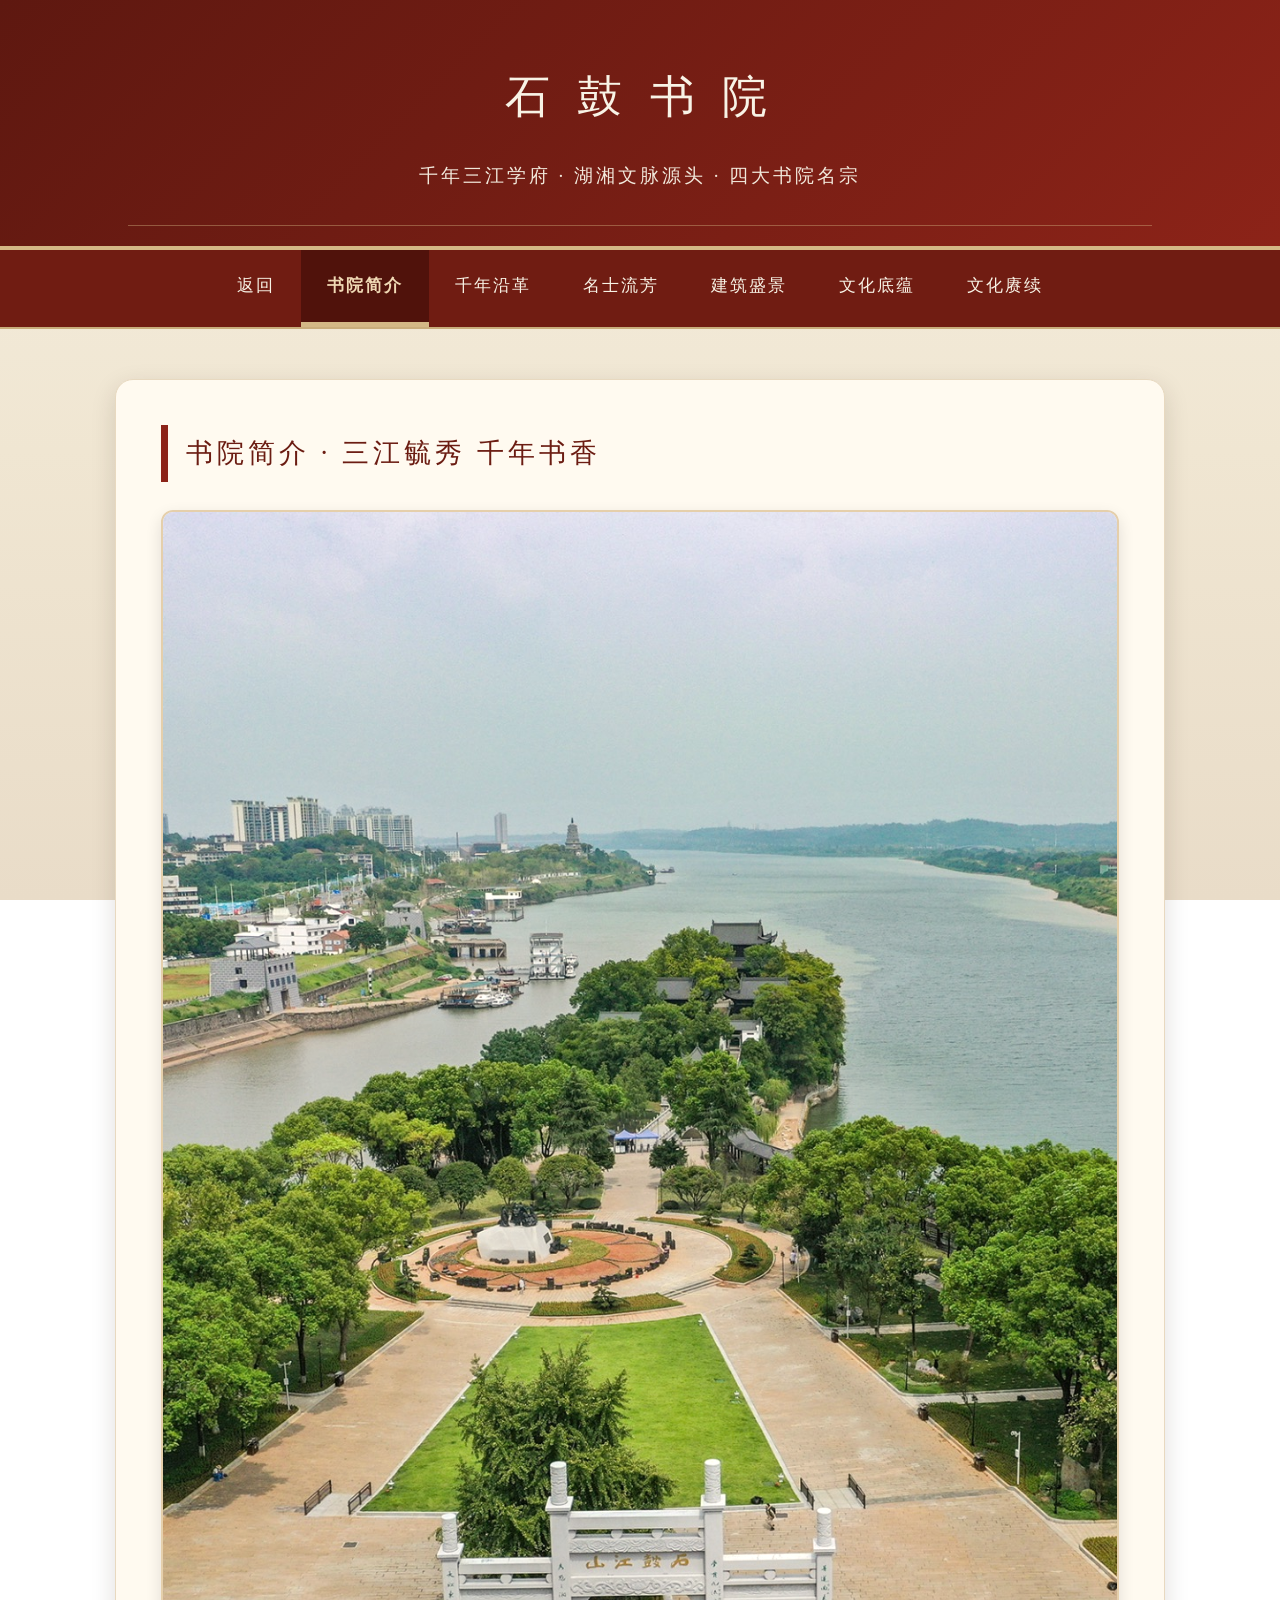
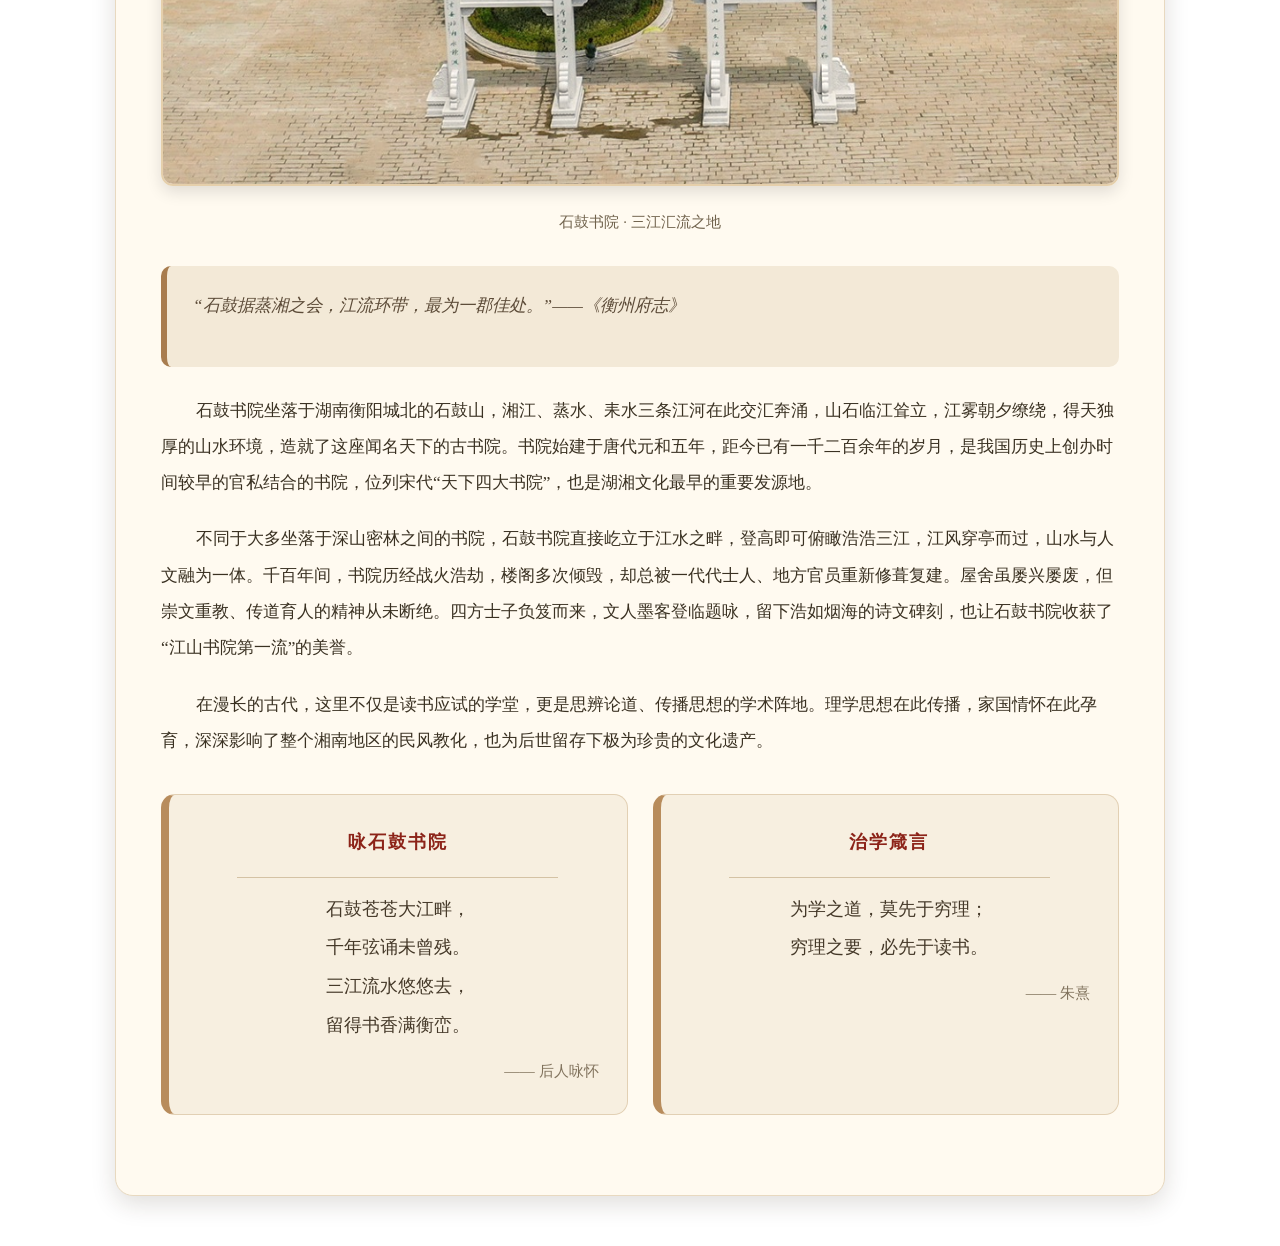
<file: Shigu/index.html>
<!DOCTYPE html>
<html lang="zh-CN">
<head>
    <meta charset="UTF-8">
    <meta name="viewport" content="width=device-width, initial-scale=1.0">
    <title>石鼓书院 - 千年湖湘文脉圣地</title>
    <style>
        * {
            margin: 0;
            padding: 0;
            box-sizing: border-box;
        }
        html{
            scroll-behavior: smooth;
        }
        body {
            font-family: "Microsoft YaHei", "SimSun", "STSong", serif;
            background: linear-gradient(#f5efe0, #f0e6d2, #e9dcc8);
            background-attachment: fixed;
            color: #2c2416;
            line-height: 2.1;
        }
        header {
            background: linear-gradient(135deg, #5e1810, #8c2318);
            color: #f8f3e6;
            text-align: center;
            padding: 50px 20px;
            box-shadow: 0 6px 18px rgba(90, 20, 10, 0.25);
            border-bottom: 4px solid #d4b886;
            position: relative;
        }
        header::after{
            content:"";
            position:absolute;
            width:80%;
            height:1px;
            background:rgba(212,184,134,0.4);
            bottom:20px;
            left:10%;
        }
        header h1 {
            font-size: 2.8rem;
            margin-bottom: 12px;
            letter-spacing: 8px;
            font-weight: normal;
        }
        header p {
            font-size: 1.2rem;
            opacity: 0.95;
            letter-spacing: 3px;
        }
        nav {
            background-color: #701c12;
            border-bottom: 2px solid #c9ad7c;
            position:sticky;
            top:0;
            z-index:99;
        }
        .nav-wrap {
            max-width: 1100px;
            margin: 0 auto;
            display: flex;
            flex-wrap: wrap;
            justify-content: center;
        }
        .nav-item {
            padding: 18px 26px;
            color: #f8f3e6;
            cursor: pointer;
            transition: all 0.35s ease;
            font-size: 1.05rem;
            letter-spacing: 2px;
            text-align: center;
            text-decoration: none;
            display: inline-block;
        }
        .nav-item:hover {
            background-color: #50120b;
            color: #f0d9b5;
        }
        .nav-item.active {
            background-color: #50120b;
            color: #f0d9b5;
            border-bottom: 5px solid #d4b886;
            font-weight: bold;
        }
        .container {
            max-width: 1100px;
            margin: 0 auto;
            padding: 50px 25px;
        }
        .tab-page {
            background-color: #fffaf0;
            padding: 45px;
            border-radius: 18px;
            box-shadow: 0 8px 25px rgba(44, 36, 22, 0.15);
            border: 1px solid #e8d9c0;
            display: none;
        }
        .tab-page.show {
            display: block;
            animation: fadeIn 0.6s ease;
        }
        @keyframes fadeIn {
            from { opacity: 0; transform: translateY(15px); }
            to { opacity: 1; transform: translateY(0); }
        }
        .tab-page h2 {
            color: #6b1c12;
            border-left: 7px solid #8c2318;
            padding-left: 18px;
            margin-bottom: 28px;
            font-size: 1.7rem;
            letter-spacing: 4px;
            font-weight: normal;
        }
        .tab-page p {
            font-size: 1.08rem;
            text-indent: 2em;
            margin-bottom: 20px;
            color: #3a3122;
        }
        .tab-page ul {
            padding-left: 35px;
            margin: 25px 0;
        }
        .tab-page li {
            margin-bottom: 16px;
            font-size: 1.08rem;
            color: #3a3122;
        }
        strong {
            color: #8c2318;
        }
        .img-wrap{
            margin:28px 0;
            text-align:center;
        }
        .img-wrap img{
            max-width:100%;
            border-radius:12px;
            border:2px solid #ddc9a8;
            box-shadow: 0 6px 16px rgba(0,0,0,0.12);
            transition: transform 0.3s ease;
            filter:sepia(15%);
        }
        .img-wrap img:hover{
            transform: scale(1.015);
            filter:sepia(0%);
        }
        .img-caption{
            font-size:0.92rem;
            color:#70624c;
            margin-top:10px;
        }

        /* ========== 通用两栏容器 ========== */
        .two-col{
            display:grid;
            grid-template-columns:1fr 1fr;
            gap:32px;
            align-items:center;
            margin:30px 0;
        }
        @media(max-width:768px){
            .two-col{
                grid-template-columns:1fr;
            }
        }

        .poem-row{
            display: grid;
            grid-template-columns: 1fr 1fr;
            gap:25px;
            margin:35px 0;
        }
        @media(max-width:720px){
            .poem-row{
                grid-template-columns:1fr;
            }
        }
        .poem-card{
            padding:28px;
            background:#f7efe0;
            border-radius:14px;
            border:1px solid #e2d0b4;
            border-left:8px solid #b88c5c;
            transition:0.3s;
        }
        .poem-card:hover{
            transform:translateY(-4px);
            box-shadow:0 8px 14px rgba(0,0,0,0.08);
        }
        .poem-card h4{
            color:#8c2318;
            margin-bottom:15px;
            font-size:1.15rem;
            text-indent:0;
            text-align:center;
            letter-spacing:2px;
        }
        .poem-line{
            width:80%;
            height:1px;
            background:#d4c2a4;
            margin:12px auto;
        }
        .poem-text{
            font-family:"SimSun",serif;
            font-size:1.1rem;
            text-align:center;
            line-height:2.2;
            color:#443828;
        }
        .poem-author{
            text-align:right;
            font-size:0.95rem;
            color:#80725c;
            margin-top:10px;
        }

        /* 名士板块人物卡片 */
        .figure-card-wrap{
            display:grid;
            grid-template-columns:1fr 1fr;
            gap:20px;
            margin-top:30px;
        }
        .figure-card{
            background:#f7efe0;
            padding:22px;
            border-radius:12px;
            border:1px solid #e2d0b4;
            transition:0.3s;
        }
        .figure-card:hover{
            transform:translateY(-4px);
            box-shadow:0 8px 14px rgba(0,0,0,0.08);
        }
        .figure-card h4{
            color:#8c2318;
            margin-bottom:8px;
            text-indent:0;
        }
        .figure-card .quote{
            font-size:0.94rem;
            color:#705c48;
            margin-top:8px;
            font-style:italic;
        }
        @media(max-width:720px){
            .figure-card-wrap{
                grid-template-columns:1fr;
            }
        }

        /* 沿革时间轴 */
        .timeline{
            border-left:3px solid #b88c5c;
            padding-left:24px;
            margin:20px 0;
        }
        .timeline-item{
            margin-bottom:22px;
            position:relative;
        }
        .timeline-item::before{
            content:"";
            width:12px;
            height:12px;
            border-radius:50%;
            background:#8c2318;
            position:absolute;
            left:-30px;
            top:6px;
        }
        .timeline-year{
            font-weight:bold;
            color:#8c2318;
        }

        /* 引用块 */
        .quote-block{
            background:#f3e9d7;
            padding:22px 26px;
            border-radius:10px;
            margin:26px 0;
            border-left:6px solid #a87c4e;
        }
        .quote-block p{
            text-indent:0;
            font-style:italic;
            color:#5c4b38;
        }

        /* 小信息卡片组 */
        .info-card-group{
            display:grid;
            grid-template-columns:1fr 1fr;
            gap:18px;
            margin:24px 0;
        }
        .info-card{
            background:#f7efe0;
            padding:18px;
            border-radius:10px;
            border:1px solid #e2d0b4;
        }
        .info-card h5{
            color:#8c2318;
            font-size:1.05rem;
            margin-bottom:8px;
            text-indent:0;
        }
        @media(max-width:720px){
            .info-card-group{
                grid-template-columns:1fr;
            }
        }

        .scroll-box{
            margin-top:40px;
            padding:30px;
            background:#f9f1e3;
            border-radius:14px;
            border:1px solid #ddc9a8;
            background-image: linear-gradient(rgba(249,241,227,0.92),rgba(249,241,227,0.92));
            background-size:cover;
        }
        .scroll-box h3{
            color:#8c2318;
            margin-bottom:16px;
            font-size:1.25rem;
            text-indent:0;
            font-weight:normal;
        }
        textarea{
            width:100%;
            height:200px;
            padding:18px;
            border:1px solid #ccb89b;
            border-radius:10px;
            background:#fffbf2;
            font-size:1.05rem;
            color:#333;
            resize:none;
            outline:none;
            font-family:"SimSun",serif;
        }
        .btn-group{
            margin-top:18px;
            display:flex;
            gap:16px;
        }
        button{
            padding:9px 24px;
            border:none;
            border-radius:7px;
            background:#8c2318;
            color:#fff;
            font-size:1rem;
            cursor:pointer;
            transition:0.3s;
        }
        button:hover{
            background:#6b1c12;
        }
    </style>
</head>
<body>
    <header>
        <h1>石 鼓 书 院</h1>
        <p>千年三江学府 · 湖湘文脉源头 · 四大书院名宗</p>
    </header>

    <nav>
        <div class="nav-wrap">
            <a href="../index.html" class="nav-item">返回</a>
            <div class="nav-item active" data-tab="intro">书院简介</div>
            <div class="nav-item" data-tab="history">千年沿革</div>
            <div class="nav-item" data-tab="people">名士流芳</div>
            <div class="nav-item" data-tab="scenery">建筑盛景</div>
            <div class="nav-item" data-tab="culture">文化底蕴</div>
            <div class="nav-item" data-tab="inherit">文化赓续</div>
        </div>
    </nav>

    <div class="container">
        <!-- 【1 书院简介】布局：图在上，文字在下，底部诗词双卡片 +引用块 -->
        <div class="tab-page show" id="intro">
            <h2>书院简介 · 三江毓秀 千年书香</h2>
            <div class="img-wrap">
                <img src="images/images1.JPG" alt="石鼓书院全景">
                <div class="img-caption">石鼓书院 · 三江汇流之地</div>
            </div>
            <div class="quote-block">
                <p>“石鼓据蒸湘之会，江流环带，最为一郡佳处。”——《衡州府志》</p>
            </div>
            <p>石鼓书院坐落于湖南衡阳城北的石鼓山，湘江、蒸水、耒水三条江河在此交汇奔涌，山石临江耸立，江雾朝夕缭绕，得天独厚的山水环境，造就了这座闻名天下的古书院。书院始建于唐代元和五年，距今已有一千二百余年的岁月，是我国历史上创办时间较早的官私结合的书院，位列宋代“天下四大书院”，也是湖湘文化最早的重要发源地。</p>
            <p>不同于大多坐落于深山密林之间的书院，石鼓书院直接屹立于江水之畔，登高即可俯瞰浩浩三江，江风穿亭而过，山水与人文融为一体。千百年间，书院历经战火浩劫，楼阁多次倾毁，却总被一代代士人、地方官员重新修葺复建。屋舍虽屡兴屡废，但崇文重教、传道育人的精神从未断绝。四方士子负笈而来，文人墨客登临题咏，留下浩如烟海的诗文碑刻，也让石鼓书院收获了“江山书院第一流”的美誉。</p>
            <p>在漫长的古代，这里不仅是读书应试的学堂，更是思辨论道、传播思想的学术阵地。理学思想在此传播，家国情怀在此孕育，深深影响了整个湘南地区的民风教化，也为后世留存下极为珍贵的文化遗产。</p>
            <div class="poem-row">
                <div class="poem-card">
                    <h4>咏石鼓书院</h4>
                    <div class="poem-line"></div>
                    <div class="poem-text">
                        石鼓苍苍大江畔，<br>
                        千年弦诵未曾残。<br>
                        三江流水悠悠去，<br>
                        留得书香满衡峦。
                    </div>
                    <div class="poem-author">—— 后人咏怀</div>
                </div>
                <div class="poem-card">
                    <h4>治学箴言</h4>
                    <div class="poem-line"></div>
                    <div class="poem-text">
                        为学之道，莫先于穷理；<br>
                        穷理之要，必先于读书。
                    </div>
                    <div class="poem-author">—— 朱熹</div>
                </div>
            </div>
        </div>

        <!-- 【2 千年沿革】布局：左图 右时间轴（代替普通列表） -->
        <div class="tab-page" id="history">
            <h2>千年沿革 · 岁月更迭 文脉不息</h2>
            <div class="two-col">
                <div class="img-wrap" style="margin:0;">
                    <img src="images/images2.JPG">
                    <div class="img-caption">古代书院讲学图景</div>
                </div>
                <div>
                    <p>石鼓书院千余年的发展史，也是一部古代书院兴衰沉浮的缩影。它从民间隐居讲学起步，一步步得到朝廷认可。</p>
                    <div class="timeline">
                        <div class="timeline-item">
                            <div class="timeline-year">唐·元和年间</div>
                            <div>处士李宽筑室石鼓山，开民间讲学，书院由此肇始。</div>
                        </div>
                        <div class="timeline-item">
                            <div class="timeline-year">北宋·景祐二年</div>
                            <div>朝廷御赐“石鼓书院”匾额，划拨学田，跻身天下四大书院。</div>
                        </div>
                        <div class="timeline-item">
                            <div class="timeline-year">南宋</div>
                            <div>朱熹、张栻到此讲学，理学兴盛，成为南方理学传播重镇。</div>
                        </div>
                        <div class="timeline-item">
                            <div class="timeline-year">元‑明</div>
                            <div>屡遭兵燹损毁，地方官府多次重修，订立学规，延续弦歌。</div>
                        </div>
                        <div class="timeline-item">
                            <div class="timeline-year">清代</div>
                            <div>藏书日丰，广纳湘南学子，成为湘南教化中心。</div>
                        </div>
                        <div class="timeline-item">
                            <div class="timeline-year">抗战‑当代</div>
                            <div>1944年衡阳会战书院建筑尽毁；2006年原址复原重建。</div>
                        </div>
                    </div>
                    <p>建筑可以被战火摧毁，但崇文向学的精神代代传承。</p>
                </div>
            </div>
        </div>

        <!-- 【3 名士流芳】布局：文字在上，图片居中，下方双人物卡片，增加名言摘录 -->
        <div class="tab-page" id="people">
            <h2>名士流芳 · 大儒云集 英才辈出</h2>
            <p>石鼓山临江风景绝佳，加上书院讲学之风兴盛，千百年间，无数历史名人在这里留下足迹。有的在此开坛布道，传播思想；有的少年在此苦读，积淀学识；有的游历到此，挥毫写下传世诗文。先贤的思想风骨，沉淀为石鼓书院精神内核的重要部分。</p>
            <div class="img-wrap">
                <img src="images/images3.JPG">
                <div class="img-caption">历代先贤与书院文脉传承</div>
            </div>
            <div class="figure-card-wrap">
                <div class="figure-card">
                    <h4>李宽｜开山之祖</h4>
                    <p style="text-indent:0;margin-bottom:0;">唐代隐士，不求仕途，石鼓山筑屋授徒，开启书院千年序幕。</p>
                    <div class="quote">“不求闻达，以道授徒。”</div>
                </div>
                <div class="figure-card">
                    <h4>朱熹｜理学大家</h4>
                    <p style="text-indent:0;margin-bottom:0;">亲临书院讲学，传播理学，重塑书院治学风气。</p>
                    <div class="quote">“为学之道，莫先于穷理。”</div>
                </div>
                <div class="figure-card">
                    <h4>张栻｜湖湘学派</h4>
                    <p style="text-indent:0;margin-bottom:0;">倡导经世致用，知行合一，塑造湖湘士人精神。</p>
                    <div class="quote">“士不可以不弘毅，仁以为己任。”</div>
                </div>
                <div class="figure-card">
                    <h4>王夫之｜一代思想巨匠</h4>
                    <p style="text-indent:0;margin-bottom:0;">少年求学石鼓，家国气节与思辨影响后世深远。</p>
                    <div class="quote">“以身任天下，生死而不渝。”</div>
                </div>
            </div>
            <p style="margin-top:24px;">韩愈、柳宗元、范成大、文天祥等，亦登临石鼓，留下大量诗文篇章。他们或感怀山水，或寄寓家国，丰富了石鼓的文学底蕴。</p>
        </div>

        <!-- 【4 建筑盛景】布局：大图‑文字‑双栏信息卡片穿插 -->
        <div class="tab-page" id="scenery">
            <h2>建筑盛景 · 古建临江 亭台揽胜</h2>
            <div class="img-wrap">
                <img src="images/images4.JPG">
                <div class="img-caption">石鼓书院大观楼</div>
            </div>
            <p>当代复建的石鼓书院严格参考明清时期的建筑形制，依山就势，顺着石鼓山的地势层层铺展。黛瓦飞檐，木柱回廊，白墙木构，既有古代学府庄重肃穆的气质，又融合江南园林的雅致灵动。建筑群与脚下奔腾的三江相互映衬，形成国内少有的“临江书院”独特风貌。</p>
            <div class="info-card-group">
                <div class="info-card">
                    <h5>大观楼【讲堂·藏书】</h5>
                    <p style="text-indent:0;margin-bottom:0;">书院主体楼阁，登高俯瞰三江，昔日讲学藏书之所。</p>
                </div>
                <div class="info-card">
                    <h5>合江亭【观江怀古】</h5>
                    <p style="text-indent:0;margin-bottom:0;">始建唐代，凭栏观三江汇流，历代文人题咏最多。</p>
                </div>
                <div class="info-card">
                    <h5>武侯祠 · 李忠节公祠【祠祀】</h5>
                    <p style="text-indent:0;margin-bottom:0;">敬奉先贤忠义气节，体现书院德育教化传统。</p>
                </div>
                <div class="info-card">
                    <h5>禹碑亭·碑廊【金石遗存】</h5>
                    <p style="text-indent:0;margin-bottom:0;">复刻历代碑刻诗文，保存千百年笔墨实物。</p>
                </div>
            </div>
            <p>整座书院建筑顺着山势错落排布，亭、祠、楼、廊互相呼应，人文建筑与自然山水完美相融，走到每一处都可以眺望江水，体会古人读书观景的意境。</p>
        </div>

        <!-- 【5 文化底蕴】布局：左文字，右图片；增加引用块+小对比卡片 -->
        <div class="tab-page" id="culture">
            <h2>文化底蕴 · 文脉赓续 泽被湖湘</h2>
            <div class="two-col">
                <div>
                    <p>石鼓书院的价值，早已超出一组古建筑本身。它是湖湘文化形成与发展过程当中极为重要的一环，与岳麓书院一南一北相互呼应，共同构筑起湖湘文化厚重的精神底色。</p>
                    <div class="quote-block">
                        <p>“湖湘学者，务实践，重气节，经世而致用。”</p>
                    </div>
                    <p>千百年以来，书院之内碑刻林立，诗词文赋浩若烟海。名士讲学留下的讲义，学子诵读写下的篇章，官员重修书院撰写的碑记，大量文字被镌刻于石碑之上。这些遗存不只是文学作品，更是研究古代书院制度、湘南地域社会、理学传播历程珍贵的实物史料。</p>
                    <div class="info-card-group">
                        <div class="info-card">
                            <h5>核心精神：勤学·明理</h5>
                            <p style="text-indent:0;margin:0;">博览典籍，探求义理，明辨是非善恶。</p>
                        </div>
                        <div class="info-card">
                            <h5>核心精神：笃行·济世</h5>
                            <p style="text-indent:0;margin:0;">躬身实践，心怀家国，关切民生世事。</p>
                        </div>
                    </div>
                    <p>时代变迁，书院早已不再是古代的学堂。但作为文化地标，它承载着历史记忆，供后人与先贤跨越时空对话。</p>
                </div>
                <div class="img-wrap" style="margin:0;">
                    <img src="images/images5.JPG">
                    <div class="img-caption">古籍碑刻中承载的千年文脉</div>
                </div>
            </div>
        </div>

        <!-- 【6 文化赓续】布局：通栏大图，文字列表，拓展阅读卡片，底部卷轴模块 -->
        <div class="tab-page" id="inherit">
            <h2>文化赓续 · 传承古院文脉</h2>
            <div class="img-wrap">
                <img src="images/images6.JPG">
                <div class="img-caption">文脉绵延，薪火相传</div>
            </div>
            <p>传承千年书院文脉，并不只限于参观古迹、欣赏亭台楼阁。真正的传承，是读懂藏在碑刻山水背后的精神内核。回望先贤往事，传统文化的赓续，既在于研读典籍感悟历史，也落在当代人的日常修养与实践之中。</p>
            <ul>
                <li><strong>阅文知史</strong>：品读石鼓书院留存的诗文、碑记与学规，体会古人读书治学的理想。</li>
                <li><strong>涵泳自省</strong>：从先贤身上汲取勤学自律、心怀家国的品格养分。</li>
                <li><strong>登临感怀</strong>：实地走进石鼓书院，切身感受山水人文交融的意境。</li>
                <li><strong>述古传今</strong>：讲述石鼓书院千年故事，让更多人看见这份历史记忆。</li>
            </ul>
            <div class="info-card">
                <h5>📖 拓展阅读</h5>
                <p style="text-indent:0;margin-bottom:0;">可研读《石鼓书院志》、历代碑拓、衡州地方志，进一步了解书院制度与湖湘理学发展脉络。</p>
            </div>
            <p>江水奔流不息，书卷代代相传。千年书院留给我们的，不仅是一处风景，更是一份厚重的精神馈赠。</p>
            <div class="scroll-box">
                <h3>感古抒怀</h3>
                <textarea id="ideaArea" placeholder="观千年书院之遗存，有所思、有所感，可于此记述心怀……"></textarea>
                <div class="btn-group">
                    <button id="clearBtn">拭简重书</button>
                </div>
            </div>
        </div>
    </div>

    <script>
        const navItems = document.querySelectorAll('.nav-item');
        const tabPages = document.querySelectorAll('.tab-page');
        navItems.forEach(item=>{
            item.addEventListener('click',()=>{
                navItems.forEach(i=>i.classList.remove('active'));
                tabPages.forEach(p=>p.classList.remove('show'));
                item.classList.add('active');
                const tid = item.getAttribute('data-tab');
                document.getElementById(tid).classList.add('show');
            })
        })
        document.getElementById('clearBtn').addEventListener('click',function(){
            document.getElementById('ideaArea').value = '';
        })
    </script>
</body>
</html>
</file>
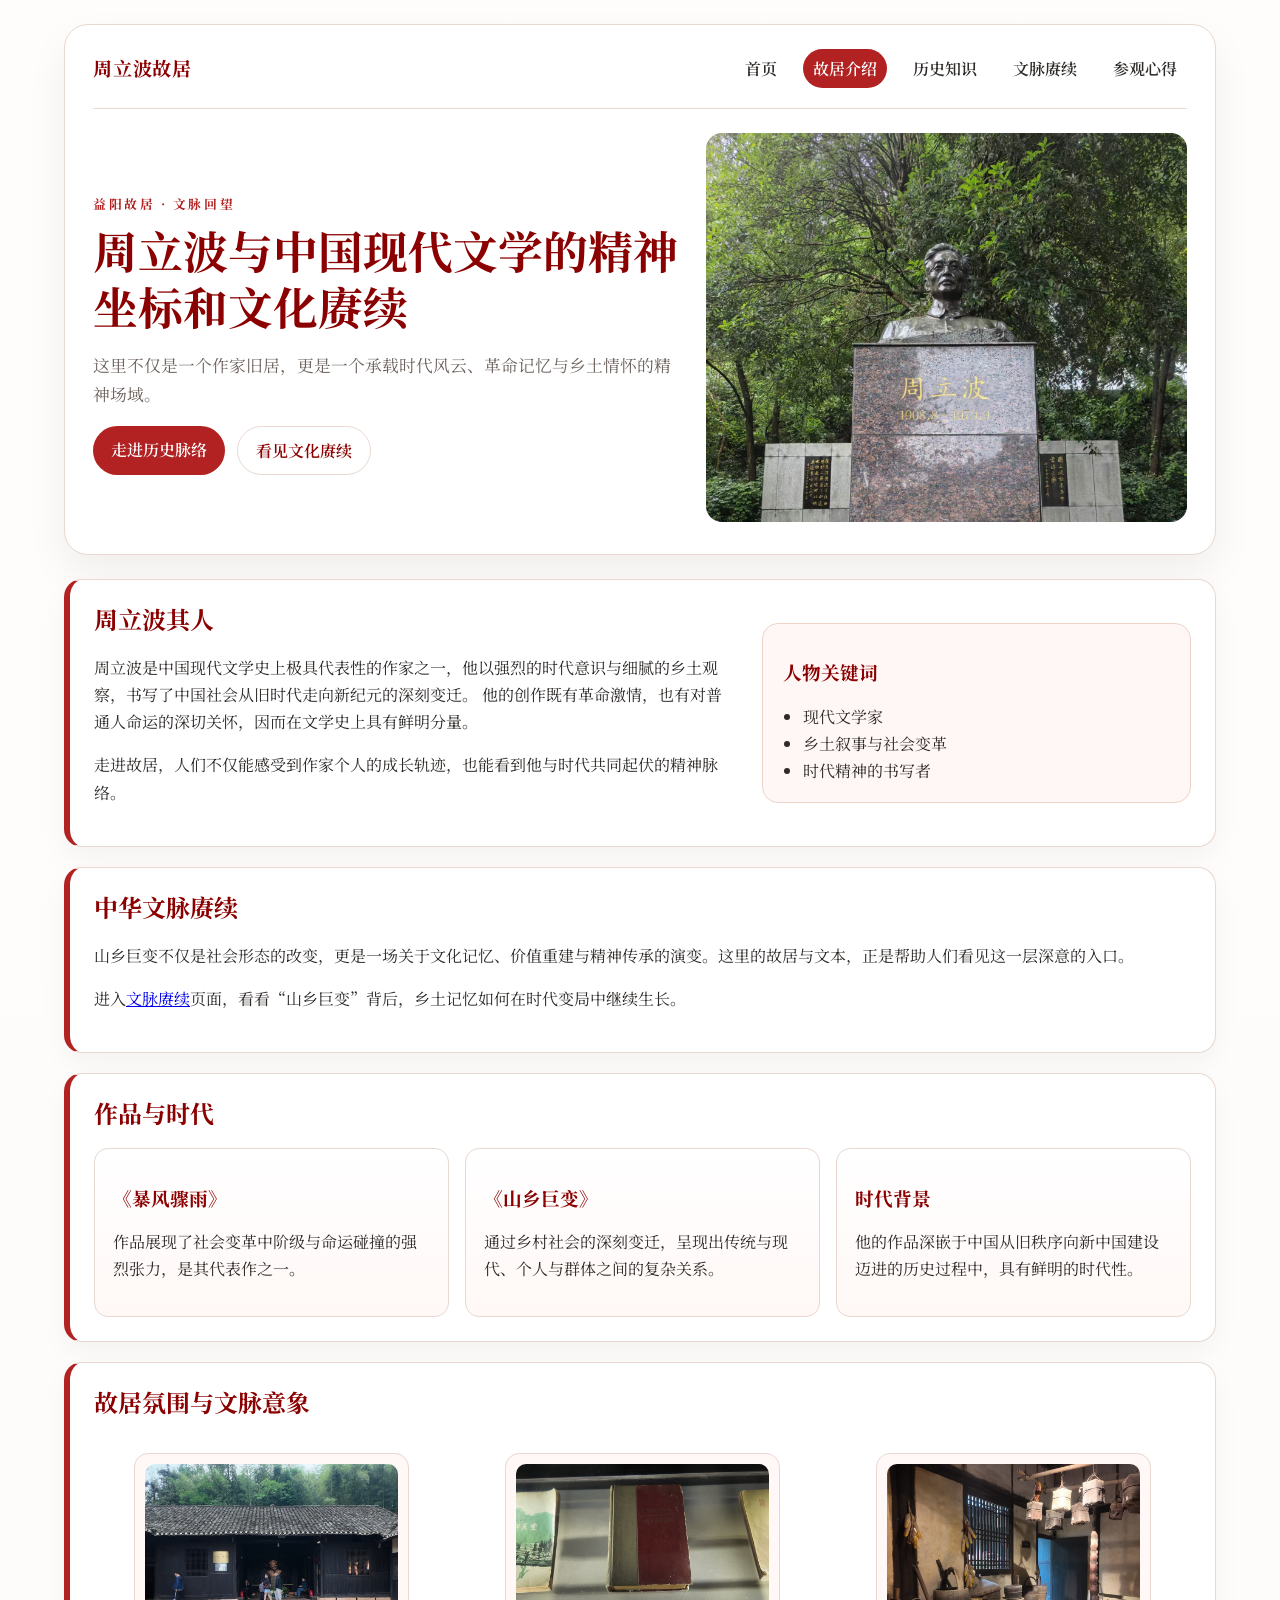
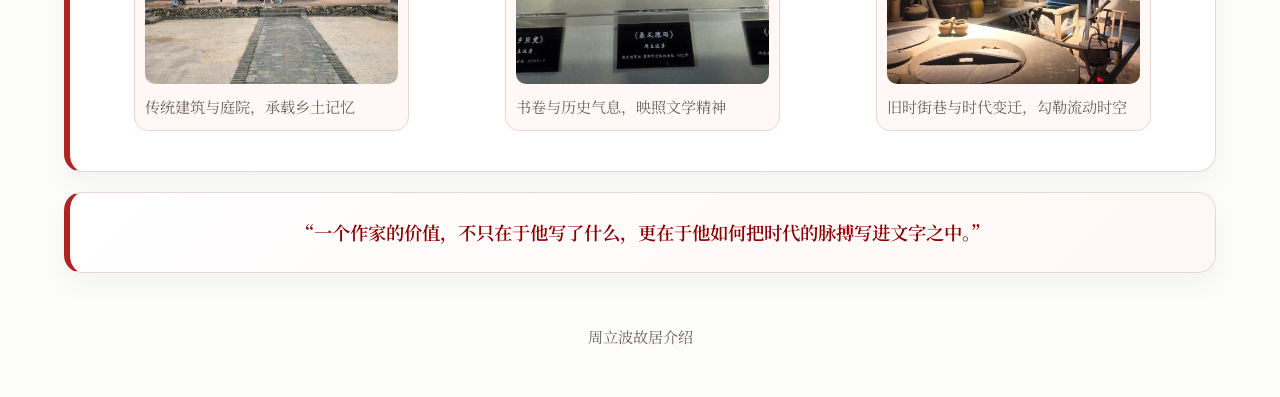
<file: Zhoulibo/index.html>
<!DOCTYPE html>
<html lang="zh-CN">
  <head>
    <meta charset="UTF-8" />
    <meta name="viewport" content="width=device-width, initial-scale=1.0" />
    <title>周立波（益阳）故居介绍</title>
    <meta
      name="description"
      content="周立波（益阳）故居介绍网页，讲述人物、作品与时代背景。"
    />
    <link rel="preconnect" href="https://fonts.googleapis.com" />
    <link rel="preconnect" href="https://fonts.gstatic.com" crossorigin />
    <link
      href="https://fonts.googleapis.com/css2?family=Noto+Serif+SC:wght@400;500;600;700&display=swap"
      rel="stylesheet"
    />
    <link rel="stylesheet" href="styles.css" />
  </head>
  <body>
    <div class="page-shell">
      <header class="hero">
        <nav class="top-nav">
          <a href="index.html" class="brand">周立波故居</a>
          <div class="nav-links">
            <a href="../index.html">首页</a>
            <a href="index.html" class="active">故居介绍</a>
            <a href="history.html">历史知识</a>
            <a href="culture.html">文脉赓续</a>
            <a href="experience.html">参观心得</a>
          </div>
        </nav>

        <div class="hero-content">
          <div>
            <p class="eyebrow">益阳故居 · 文脉回望</p>
            <h1>周立波与中国现代文学的精神坐标和文化赓续</h1>
            <p class="lead">
              这里不仅是一个作家旧居，更是一个承载时代风云、革命记忆与乡土情怀的精神场域。
            </p>
            <div class="button-row">
              <a class="button" href="history.html">走进历史脉络</a>
              <a class="button secondary" href="culture.html">看见文化赓续</a>
            </div>
          </div>
          <img
            src="微信图片_20260806102518_266_20.jpg"
            alt="中国古建筑与庭院意象"
          />
        </div>
      </header>

      <main>
        <section class="section-card intro-grid">
          <div>
            <h2>周立波其人</h2>
            <p>
              周立波是中国现代文学史上极具代表性的作家之一，他以强烈的时代意识与细腻的乡土观察，书写了中国社会从旧时代走向新纪元的深刻变迁。
              他的创作既有革命激情，也有对普通人命运的深切关怀，因而在文学史上具有鲜明分量。
            </p>
            <p>
              走进故居，人们不仅能感受到作家个人的成长轨迹，也能看到他与时代共同起伏的精神脉络。
            </p>
          </div>
          <div class="highlight-box">
            <h3>人物关键词</h3>
            <ul>
              <li>现代文学家</li>
              <li>乡土叙事与社会变革</li>
              <li>时代精神的书写者</li>
            </ul>
          </div>
        </section>

        <section class="section-card">
          <h2>中华文脉赓续</h2>
          <p>
            山乡巨变不仅是社会形态的改变，更是一场关于文化记忆、价值重建与精神传承的演变。这里的故居与文本，正是帮助人们看见这一层深意的入口。
          </p>
          <p>
            进入<a href="culture.html">文脉赓续</a>页面，看看“山乡巨变”背后，乡土记忆如何在时代变局中继续生长。
          </p>
        </section>

        <section class="section-card">
          <h2>作品与时代</h2>
          <div class="card-grid">
            <article class="info-card">
              <h3>《暴风骤雨》</h3>
              <p>
                作品展现了社会变革中阶级与命运碰撞的强烈张力，是其代表作之一。
              </p>
            </article>
            <article class="info-card">
              <h3>《山乡巨变》</h3>
              <p>
                通过乡村社会的深刻变迁，呈现出传统与现代、个人与群体之间的复杂关系。
              </p>
            </article>
            <article class="info-card">
              <h3>时代背景</h3>
              <p>
                他的作品深嵌于中国从旧秩序向新中国建设迈进的历史过程中，具有鲜明的时代性。
              </p>
            </article>
          </div>
        </section>

        <section class="section-card">
          <h2>故居氛围与文脉意象</h2>
          <div class="image-gallery">
            <figure class="gallery-item">
              <img src="微信图片_20260806102324_262_20.jpg" alt="传统建筑与庭院意象" />
              <figcaption>传统建筑与庭院，承载乡土记忆</figcaption>
            </figure>
            <figure class="gallery-item">
              <img src="微信图片_20260806102325_263_20.jpg" alt="书卷与历史气息" />
              <figcaption>书卷与历史气息，映照文学精神</figcaption>
            </figure>
            <figure class="gallery-item">
              <img src="微信图片_20260806102326_264_20.jpg" alt="旧时街巷与时代变迁" />
              <figcaption>旧时街巷与时代变迁，勾勒流动时空</figcaption>
            </figure>
          </div>
        </section>

        <section class="section-card quote-section">
          <p class="quote">
            “一个作家的价值，不只在于他写了什么，更在于他如何把时代的脉搏写进文字之中。”
          </p>
        </section>
      </main>

      <footer>
        <p>周立波故居介绍 </p>
      </footer>
    </div>
  </body>
</html>
</file>
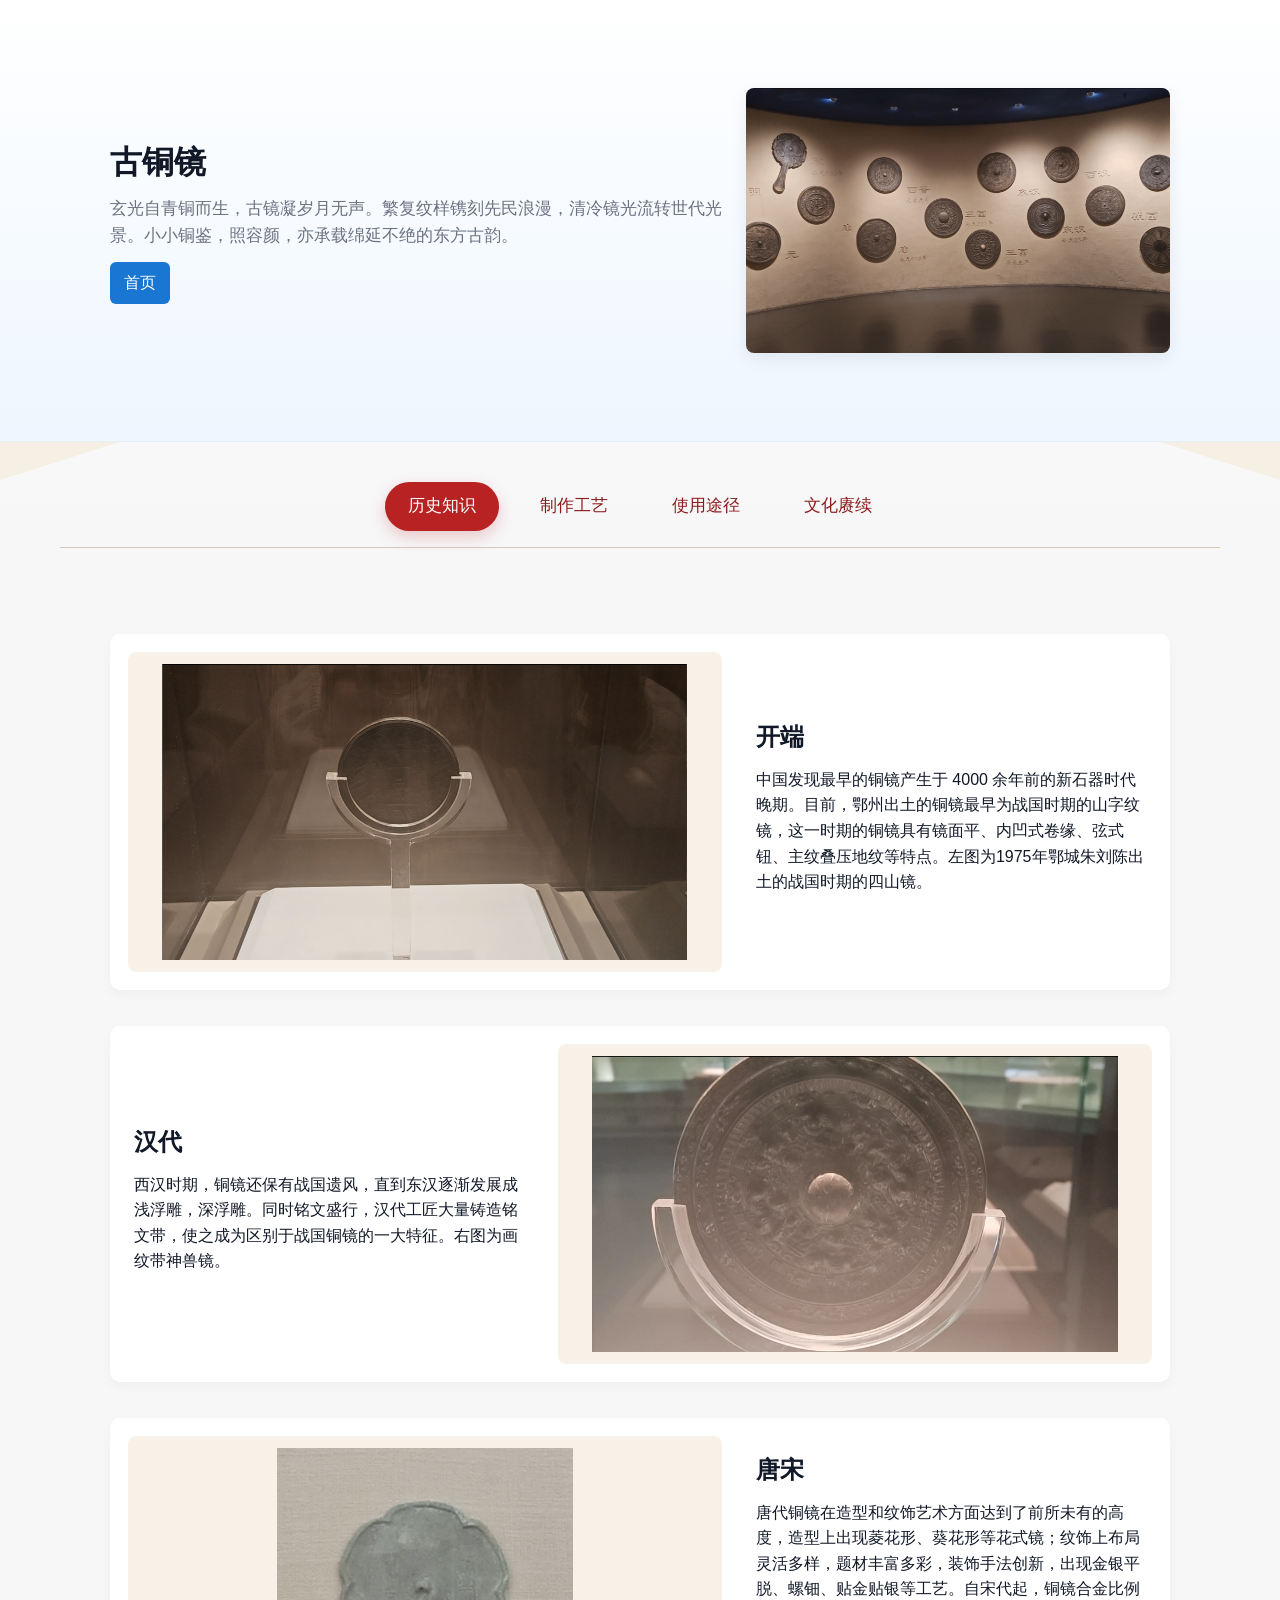
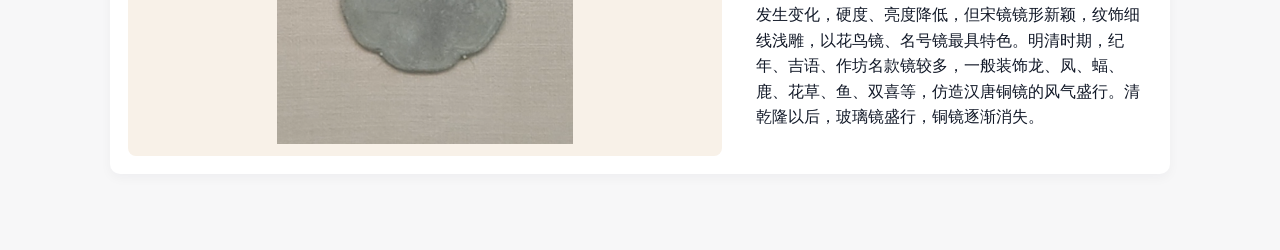
<file: Qingtong/Page_1.html>
<!DOCTYPE html>
<html lang="zh-CN">
<head>
    <meta charset="UTF-8">
    <meta name="viewport" content="width=device-width, initial-scale=1.0">
    <title>铜镜历史介绍</title>
    <link rel="stylesheet" href="styles.css">
    <style>
        *{
            margin: 0;
            padding: 0;
            box-sizing: border-box;
        }
        /* ========== 导航栏样式 ========== */
        .nav-wrap{
            position: relative;
            padding: 28px 60px 10px;
            background: linear-gradient(to bottom, rgba(255,255,255,0.15), rgba(245,236,226,0));
        }
        /* 顶部两角淡米色斜角装饰 */
        .nav-wrap::before,
        .nav-wrap::after{
            content: "";
            position: absolute;
            top:0;
            width: 120px;
            height: 38px;
            background:#f7efe3;
            clip-path: polygon(0 0, 100% 0, 0 100%);
            opacity: 0.9;
        }
        .nav-wrap::before{
            left:0;
        }
        .nav-wrap::after{
            right:0;
            transform: scaleX(-1);
        }

        .nav-container{
            display:flex;
            align-items:center;
            justify-content:center;
            gap:24px;
            max-width: 1280px;
            margin: 0 auto;
            padding: 12px 0 16px;
            border-bottom: 1px solid #d8c8b8;
        }
        .title-main{
            font-size: clamp(26px, 2.2vw, 42px);
            line-height:1.2;
            font-family:"SimSun",宋体,serif;
            color:#8c1c1c;
            letter-spacing: 2px;
            white-space: nowrap;
        }
        .nav-list{
            display:flex;
            flex-wrap:wrap;
            justify-content:center;
            gap: 10px 18px;
            align-items:center;
            width: 100%;
        }
        .nav-item{
            font-size: clamp(16px, 1.3vw, 22px);
            font-family:"SimSun",宋体,serif;
            color:#8c1c1c;
            text-decoration:none;
            padding: 10px 22px;
            border-radius: 999px;
            transition: all 0.25s ease;
            border: 1px solid transparent;
        }
        .nav-item:hover,
        .nav-item:focus-visible{
            border-color: rgba(140, 28, 28, 0.35);
            background: rgba(184, 34, 34, 0.05);
        }
        .nav-item.active{
            background:#b82222;
            color:#ffffff;
            box-shadow: 0 6px 16px rgba(184, 34, 34, 0.22);
        }
    </style>
</head>
<body>
    <header class="hero">
        <div class="container hero-header">
            <div class="hero-text">
                <h1>古铜镜</h1>
                <p class="lead">玄光自青铜而生，古镜凝岁月无声。繁复纹样镌刻先民浪漫，清冷镜光流转世代光景。小小铜鉴，照容颜，亦承载绵延不绝的东方古韵。</p>
                <nav class="nav-inline">
                    <a class="btn" href="../index.html">首页</a>
                </nav>
            </div>
            <div class="hero-image">
                <img src="image/首页.png" alt="古铜镜">
            </div>
        </div>
    </header>

    <div class="nav-wrap">
        <div class="nav-container">
            <div class="nav-list">
                <a href="Page_1.html" class="nav-item active">历史知识</a>
                <a href="Page_2.html" class="nav-item">制作工艺</a>
                <a href="Page_3.html" class="nav-item">使用途径</a>
                <a href="Page_4.html" class="nav-item">文化赓续</a>
            </div>
        </div>
    </div>

    <main class="container">

        <section class="spot-section">
            <div class="img-wrap">
                <img src="image/开端.png" alt="铜镜的开端" />
            </div>
            <div class="text">
                <h2>开端</h2>
                <p>中国发现最早的铜镜产生于 4000 余年前的新石器时代晚期。目前，鄂州出土的铜镜最早为战国时期的山字纹镜，这一时期的铜镜具有镜面平、内凹式卷缘、弦式钮、主纹叠压地纹等特点。左图为1975年鄂城朱刘陈出土的战国时期的四山镜。</p>
            </div>
        </section>

        <section class="spot-section alt">
            <div class="img-wrap">
                <img src="image/发展.png" alt="铜镜的发展历程" />
            </div>
            <div class="text">
                <h2>汉代</h2>
                <p>西汉时期，铜镜还保有战国遗风，直到东汉逐渐发展成浅浮雕，深浮雕。同时铭文盛行，汉代工匠大量铸造铭文带，使之成为区别于战国铜镜的一大特征。右图为画纹带神兽镜。</p>
            </div>
        </section>

        <section class="spot-section">
            <div class="img-wrap">
                <img src="image/宋代铜镜.png" alt="铜镜的发展历程" />
            </div>
            <div class="text">
                <h2>唐宋</h2>
                <p>唐代铜镜在造型和纹饰艺术方面达到了前所未有的高度，造型上出现菱花形、葵花形等花式镜；纹饰上布局灵活多样，题材丰富多彩，装饰手法创新，出现金银平脱、螺钿、贴金贴银等工艺。自宋代起，铜镜合金比例发生变化，硬度、亮度降低，但宋镜镜形新颖，纹饰细线浅雕，以花鸟镜、名号镜最具特色。明清时期，纪年、吉语、作坊名款镜较多，一般装饰龙、凤、蝠、鹿、花草、鱼、双喜等，仿造汉唐铜镜的风气盛行。清乾隆以后，玻璃镜盛行，铜镜逐渐消失。</p>
            </div>
        </section>
    </main>
</body>
</html>
</file>
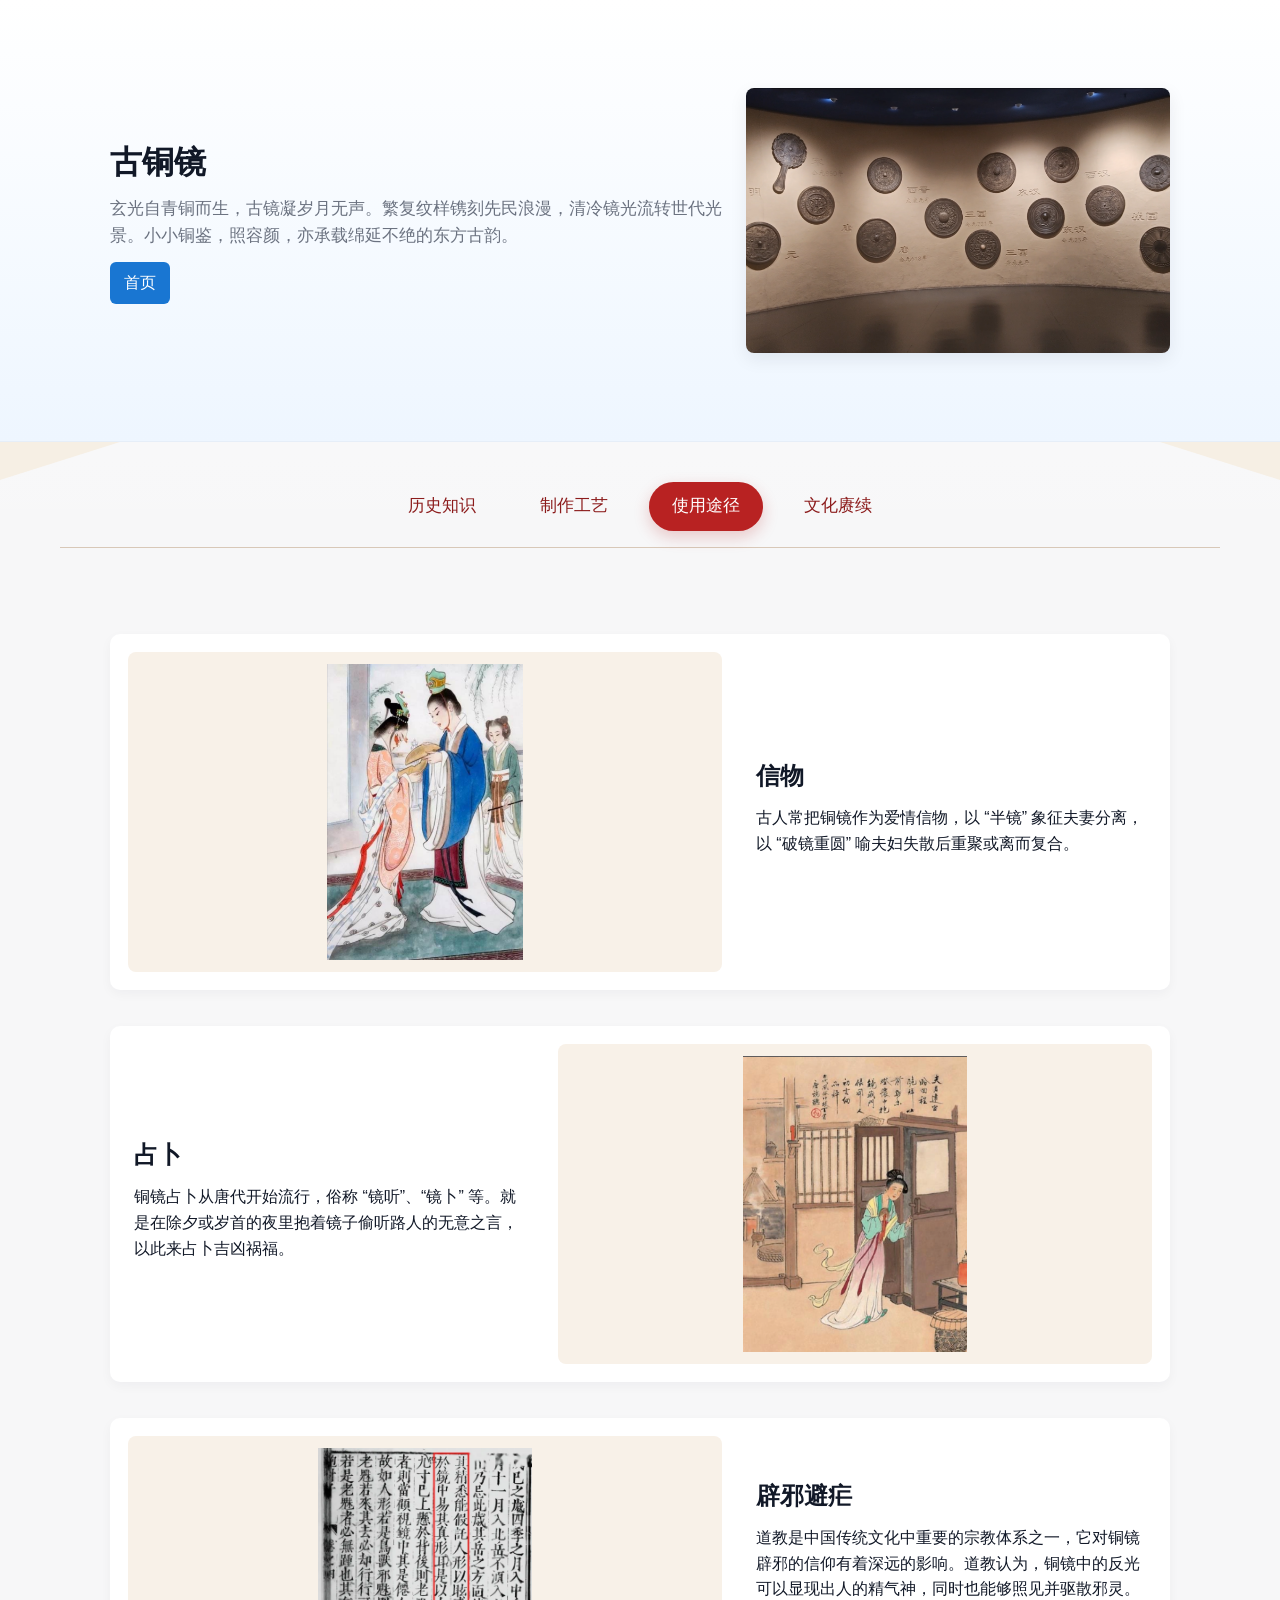
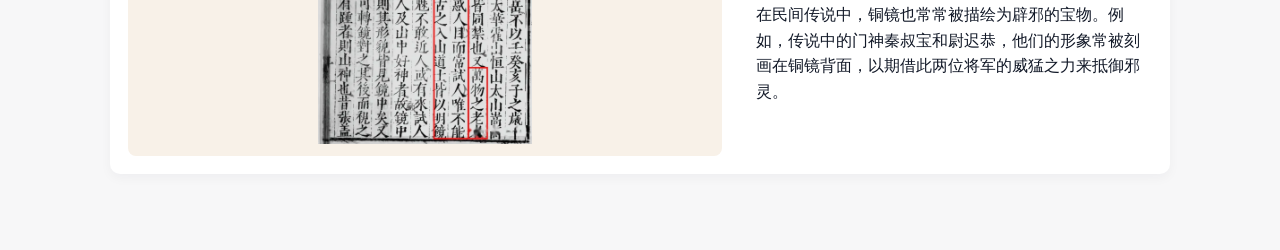
<file: Qingtong/Page_3.html>
<!DOCTYPE html>
<html lang="zh-CN">
<head>
    <meta charset="UTF-8">
    <meta name="viewport" content="width=device-width, initial-scale=1.0">
    <title>铜镜历史介绍</title>
    <link rel="stylesheet" href="styles.css">
    <style>
        *{
            margin: 0;
            padding: 0;
            box-sizing: border-box;
        }
        /* ========== 导航栏样式 ========== */
        .nav-wrap{
            position: relative;
            padding: 28px 60px 10px;
            background: linear-gradient(to bottom, rgba(255,255,255,0.15), rgba(245,236,226,0));
        }
        /* 顶部两角淡米色斜角装饰 */
        .nav-wrap::before,
        .nav-wrap::after{
            content: "";
            position: absolute;
            top:0;
            width: 120px;
            height: 38px;
            background:#f7efe3;
            clip-path: polygon(0 0, 100% 0, 0 100%);
            opacity: 0.9;
        }
        .nav-wrap::before{
            left:0;
        }
        .nav-wrap::after{
            right:0;
            transform: scaleX(-1);
        }

        .nav-container{
            display:flex;
            align-items:center;
            justify-content:center;
            gap:24px;
            max-width: 1280px;
            margin: 0 auto;
            padding: 12px 0 16px;
            border-bottom: 1px solid #d8c8b8;
        }
        .title-main{
            font-size: clamp(26px, 2.2vw, 42px);
            line-height:1.2;
            font-family:"SimSun",宋体,serif;
            color:#8c1c1c;
            letter-spacing: 2px;
            white-space: nowrap;
        }
        .nav-list{
            display:flex;
            flex-wrap:wrap;
            justify-content:center;
            gap: 10px 18px;
            align-items:center;
            width: 100%;
        }
        .nav-item{
            font-size: clamp(16px, 1.3vw, 22px);
            font-family:"SimSun",宋体,serif;
            color:#8c1c1c;
            text-decoration:none;
            padding: 10px 22px;
            border-radius: 999px;
            transition: all 0.25s ease;
            border: 1px solid transparent;
        }
        .nav-item:hover,
        .nav-item:focus-visible{
            border-color: rgba(140, 28, 28, 0.35);
            background: rgba(184, 34, 34, 0.05);
        }
        .nav-item.active{
            background:#b82222;
            color:#ffffff;
            box-shadow: 0 6px 16px rgba(184, 34, 34, 0.22);
        }
    </style>
</head>
<body>
    <header class="hero">
        <div class="container hero-header">
            <div class="hero-text">
                <h1>古铜镜</h1>
                <p class="lead">玄光自青铜而生，古镜凝岁月无声。繁复纹样镌刻先民浪漫，清冷镜光流转世代光景。小小铜鉴，照容颜，亦承载绵延不绝的东方古韵。</p>
                <nav class="nav-inline">
                    <a class="btn" href="../index.html">首页</a>
                </nav>
            </div>
            <div class="hero-image">
                <img src="image/首页.png" alt="古铜镜">
            </div>
        </div>
    </header>

    <div class="nav-wrap">
        <div class="nav-container">
            <div class="nav-list">
                <a href="Page_1.html" class="nav-item">历史知识</a>
                <a href="Page_2.html" class="nav-item">制作工艺</a>
                <a href="Page_3.html" class="nav-item active">使用途径</a>
                <a href="Page_4.html" class="nav-item">文化赓续</a>
            </div>
        </div>
    </div>

    <main class="container">

        <section class="spot-section">
            <div class="img-wrap">
                <img src="image/破镜重圆.png" alt="信物" />
            </div>
            <div class="text">
                <h2>信物</h2>
                <p>古人常把铜镜作为爱情信物，以 “半镜” 象征夫妻分离，以 “破镜重圆” 喻夫妇失散后重聚或离而复合。</p>
            </div>
        </section>

        <section class="spot-section alt">
            <div class="img-wrap">
                <img src="image/占卜.png" alt="占卜" />
            </div>
            <div class="text">
                <h2>占卜</h2>
                <p>铜镜占卜从唐代开始流行，俗称 “镜听”、“镜卜” 等。就是在除夕或岁首的夜里抱着镜子偷听路人的无意之言，以此来占卜吉凶祸福。</p>
            </div>
        </section>

        <section class="spot-section">
            <div class="img-wrap">
                <img src="image/辟邪.png" alt="辟邪避疟" />
            </div>
            <div class="text">
                <h2>辟邪避疟</h2>
                <p>道教是中国传统文化中重要的宗教体系之一，它对铜镜辟邪的信仰有着深远的影响。道教认为，铜镜中的反光可以显现出人的精气神，同时也能够照见并驱散邪灵。在民间传说中，铜镜也常常被描绘为辟邪的宝物。例如，传说中的门神秦叔宝和尉迟恭，他们的形象常被刻画在铜镜背面，以期借此两位将军的威猛之力来抵御邪灵。</p>
            </div>
        </section>
    </main>
</body>
</html>
</file>
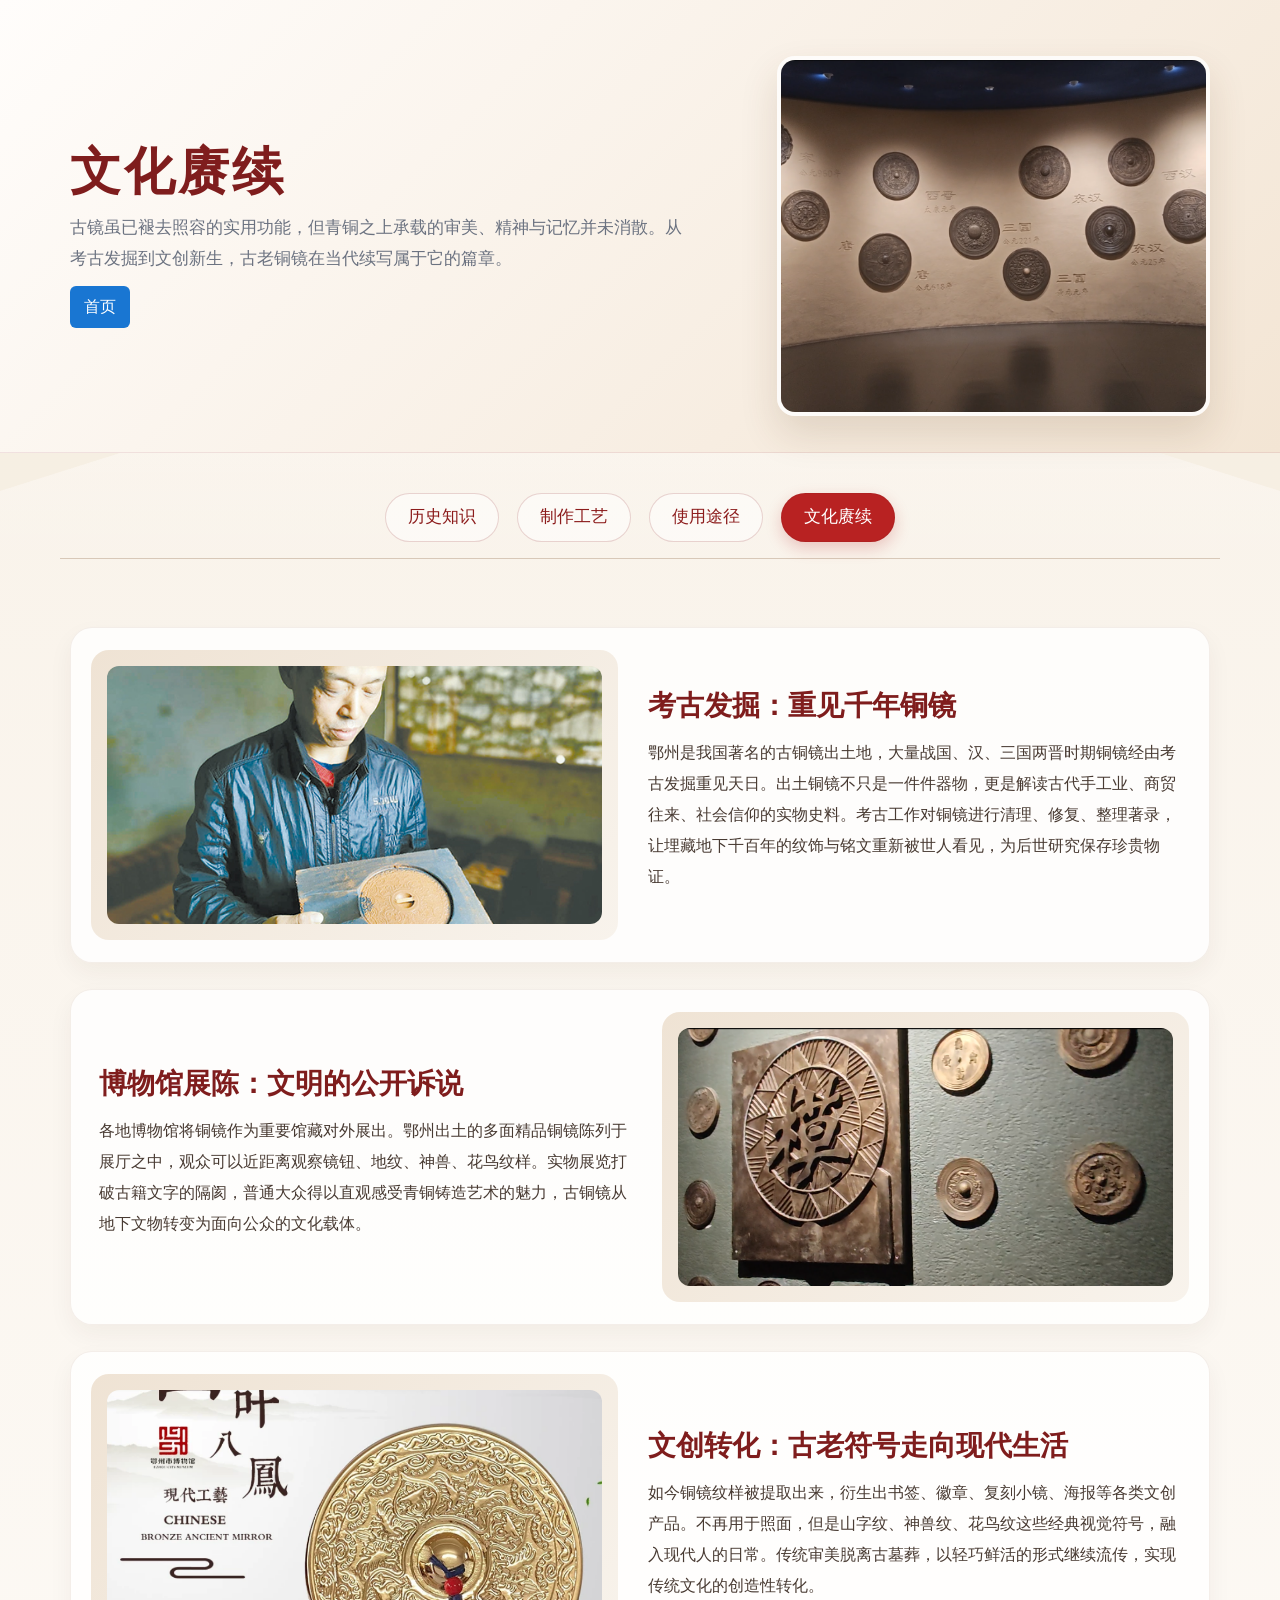
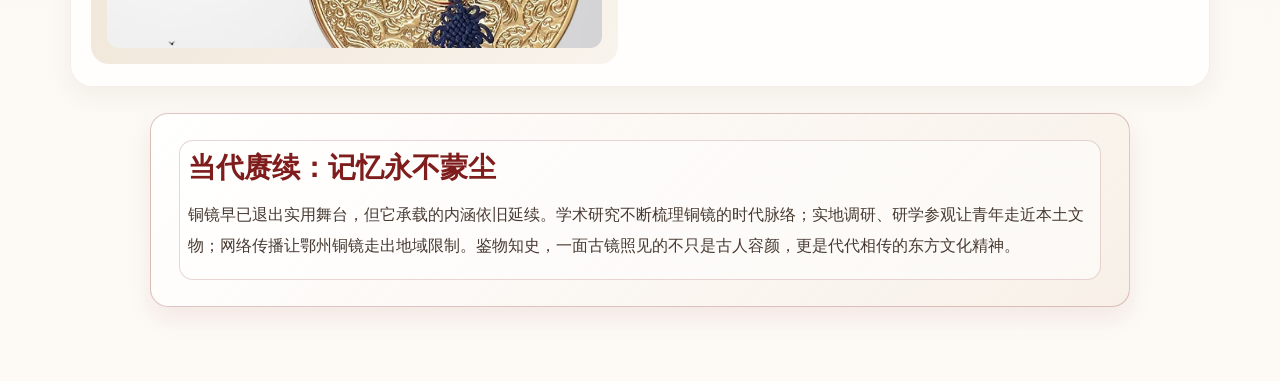
<file: Qingtong/Page_4.html>
<!DOCTYPE html>
<html lang="zh-CN">
<head>
    <meta charset="UTF-8">
    <meta name="viewport" content="width=device-width, initial-scale=1.0">
    <title>铜镜文化赓续</title>
    <link rel="stylesheet" href="styles.css">
    <style>
        *{
            margin: 0;
            padding: 0;
            box-sizing: border-box;
        }
        /* ========== 导航栏样式（完全复用你原有代码） ========== */
        .nav-wrap{
            position: relative;
            padding: 28px 60px 10px;
            background: linear-gradient(to bottom, rgba(255,255,255,0.15), rgba(245,236,226,0));
        }
        /* 顶部两角淡米色斜角装饰 */
        .nav-wrap::before,
        .nav-wrap::after{
            content: "";
            position: absolute;
            top:0;
            width: 120px;
            height: 38px;
            background:#f7efe3;
            clip-path: polygon(0 0, 100% 0, 0 100%);
            opacity: 0.9;
        }
        .nav-wrap::before{
            left:0;
        }
        .nav-wrap::after{
            right:0;
            transform: scaleX(-1);
        }

        .nav-container{
            display:flex;
            align-items:center;
            justify-content:center;
            gap:24px;
            max-width: 1280px;
            margin: 0 auto;
            padding: 12px 0 16px;
            border-bottom: 1px solid #d8c8b8;
        }
        .title-main{
            font-size: clamp(26px, 2.2vw, 42px);
            line-height:1.2;
            font-family:"SimSun",宋体,serif;
            color:#8c1c1c;
            letter-spacing: 2px;
            white-space: nowrap;
        }
        .nav-list{
            display:flex;
            flex-wrap:wrap;
            justify-content:center;
            gap: 10px 18px;
            align-items:center;
            width: 100%;
        }
        .nav-item{
            font-size: clamp(16px, 1.3vw, 22px);
            font-family:"SimSun",宋体,serif;
            color:#8c1c1c;
            text-decoration:none;
            padding: 10px 22px;
            border-radius: 999px;
            transition: all 0.25s ease;
            border: 1px solid rgba(140, 28, 28, 0.18);
            background: rgba(255, 255, 255, 0.5);
        }
        .nav-item:hover,
        .nav-item:focus-visible{
            border-color: rgba(140, 28, 28, 0.45);
            background: rgba(184, 34, 34, 0.06);
            transform: translateY(-1px);
        }
        .nav-item.active{
            background:#b82222;
            color:#ffffff;
            box-shadow: 0 6px 16px rgba(184, 34, 34, 0.22);
        }

        body {
            background: linear-gradient(180deg, #f8f1e7 0%, #fdfaf6 100%);
            color: #2f241f;
        }

        .container {
            max-width: 1180px;
            margin: 0 auto;
            padding: 32px 20px 48px;
        }

        .hero {
            background: linear-gradient(135deg, #fffdfb 0%, #f3e5d4 100%);
            padding: 56px 0 36px;
            border-bottom: 1px solid rgba(140, 28, 28, 0.12);
        }

        .hero-header {
            display: flex;
            align-items: center;
            justify-content: space-between;
            gap: 36px;
            max-width: 1180px;
            margin: 0 auto;
            padding: 0 20px;
        }

        .hero-text {
            flex: 1.2;
        }

        .hero-text h1 {
            font-size: clamp(40px, 4vw, 64px);
            line-height: 1.1;
            color: #7f1d1d;
            margin-bottom: 12px;
            letter-spacing: 0.06em;
        }

        .lead {
            font-size: 1.08rem;
            line-height: 1.8;
            max-width: 620px;
        }

        .hero-image {
            flex: 0 0 38%;
            max-width: 560px;
        }

        .hero-image img {
            width: 100%;
            height: 360px;
            object-fit: cover;
            border-radius: 18px;
            box-shadow: 0 18px 38px rgba(94, 54, 21, 0.14);
            border: 4px solid rgba(255,255,255,0.8);
        }

        .spot-section {
            display: flex;
            align-items: center;
            gap: 30px;
            margin: 26px 0;
            padding: 22px 20px;
            background: rgba(255, 255, 255, 0.8);
            border: 1px solid rgba(160, 123, 91, 0.12);
            border-radius: 22px;
            box-shadow: 0 10px 24px rgba(60, 41, 26, 0.05);
        }

        .spot-section .img-wrap {
            flex: 0 0 48%;
            max-width: 48%;
            height: 290px;
            overflow: hidden;
            border-radius: 18px;
            background: linear-gradient(135deg, #efe3d4 0%, #f8f3ec 100%);
            padding: 16px;
            display: flex;
            align-items: center;
            justify-content: center;
        }

        .spot-section .img-wrap img {
            width: 100%;
            height: 100%;
            object-fit: cover;
            border-radius: 12px;
            display: block;
        }

        .spot-section .text {
            flex: 1;
            padding: 8px 8px 8px 0;
        }

        .spot-section h2 {
            font-size: clamp(28px, 2.2vw, 38px);
            line-height: 1.35;
            color: #7f1d1d;
            margin-bottom: 12px;
            font-family:"SimSun",宋体,serif;
        }

        .spot-section p {
            font-size: 1.02rem;
            line-height: 1.9;
            color: #483a32;
        }

        .spot-section.alt {
            flex-direction: row-reverse;
        }

        .spot-section.alt .text {
            padding: 8px 0 8px 8px;
        }

        .spotlight-box {
            justify-content: center;
            padding: 26px 28px;
            max-width: 980px;
            margin: 26px auto;
            background: linear-gradient(135deg, rgba(255,255,255,0.92), rgba(245,236,226,0.7));
            border: 1.5px solid rgba(127, 29, 29, 0.25);
            border-radius: 18px;
            box-shadow: 0 12px 24px rgba(127, 29, 29, 0.08);
        }

        .spotlight-box .boxed-text {
            width: min(100%, 820px);
            padding: 12px 18px;
            border: 1px solid rgba(127, 29, 29, 0.18);
            border-radius: 14px;
            background: rgba(255,255,255,0.55);
        }

        @media (max-width: 900px) {
            .hero-header,
            .spot-section {
                flex-direction: column;
            }

            .hero-image,
            .spot-section .img-wrap {
                width: 100%;
                max-width: 100%;
                flex-basis: auto;
            }

            .spot-section .img-wrap {
                height: 260px;
            }

            .hero-image img {
                height: 260px;
            }
        }
    </style>
</head>
<body>
    <header class="hero">
        <div class="container hero-header">
            <div class="hero-text">
                <h1>文化赓续</h1>
                <p class="lead">古镜虽已褪去照容的实用功能，但青铜之上承载的审美、精神与记忆并未消散。从考古发掘到文创新生，古老铜镜在当代续写属于它的篇章。</p>
                <nav class="nav-inline">
                    <a class="btn" href="../index.html">首页</a>
                </nav>
            </div>
            <div class="hero-image">
                <img src="image/首页.png" alt="铜镜文化赓续">
            </div>
        </div>
    </header>

    <div class="nav-wrap">
        <div class="nav-container">
            <div class="nav-list">
                <a href="Page_1.html" class="nav-item">历史知识</a>
                <a href="Page_2.html" class="nav-item">制作工艺</a>
                <a href="Page_3.html" class="nav-item">使用途径</a>
                <a href="Page_4.html" class="nav-item active">文化赓续</a>
            </div>
        </div>
    </div>

    <main class="container">
        <section class="spot-section">
            <div class="img-wrap">
                <img src="image/修复铜镜.jpg" alt="铜镜考古发掘" />
            </div>
            <div class="text">
                <h2>考古发掘：重见千年铜镜</h2>
                <p>鄂州是我国著名的古铜镜出土地，大量战国、汉、三国两晋时期铜镜经由考古发掘重见天日。出土铜镜不只是一件件器物，更是解读古代手工业、商贸往来、社会信仰的实物史料。考古工作对铜镜进行清理、修复、整理著录，让埋藏地下千百年的纹饰与铭文重新被世人看见，为后世研究保存珍贵物证。</p>
            </div>
        </section>

        <section class="spot-section alt">
            <div class="img-wrap">
                <img src="image/展览.png" alt="博物馆展陈">
            </div>
            <div class="text">
                <h2>博物馆展陈：文明的公开诉说</h2>
                <p>各地博物馆将铜镜作为重要馆藏对外展出。鄂州出土的多面精品铜镜陈列于展厅之中，观众可以近距离观察镜钮、地纹、神兽、花鸟纹样。实物展览打破古籍文字的隔阂，普通大众得以直观感受青铜铸造艺术的魅力，古铜镜从地下文物转变为面向公众的文化载体。</p>
            </div>
        </section>

        <section class="spot-section">
            <div class="img-wrap">
                <img src="image/文创.png" alt="铜镜文创创新">
            </div>
            <div class="text">
                <h2>文创转化：古老符号走向现代生活</h2>
                <p>如今铜镜纹样被提取出来，衍生出书签、徽章、复刻小镜、海报等各类文创产品。不再用于照面，但是山字纹、神兽纹、花鸟纹这些经典视觉符号，融入现代人的日常。传统审美脱离古墓葬，以轻巧鲜活的形式继续流传，实现传统文化的创造性转化。</p>
            </div>
        </section>

        <section class="spot-section alt spotlight-box">
            <div class="text boxed-text">
                <h2>当代赓续：记忆永不蒙尘</h2>
                <p>铜镜早已退出实用舞台，但它承载的内涵依旧延续。学术研究不断梳理铜镜的时代脉络；实地调研、研学参观让青年走近本土文物；网络传播让鄂州铜镜走出地域限制。鉴物知史，一面古镜照见的不只是古人容颜，更是代代相传的东方文化精神。</p>
            </div>
        </section>
    </main>
</body>
</html>
</file>
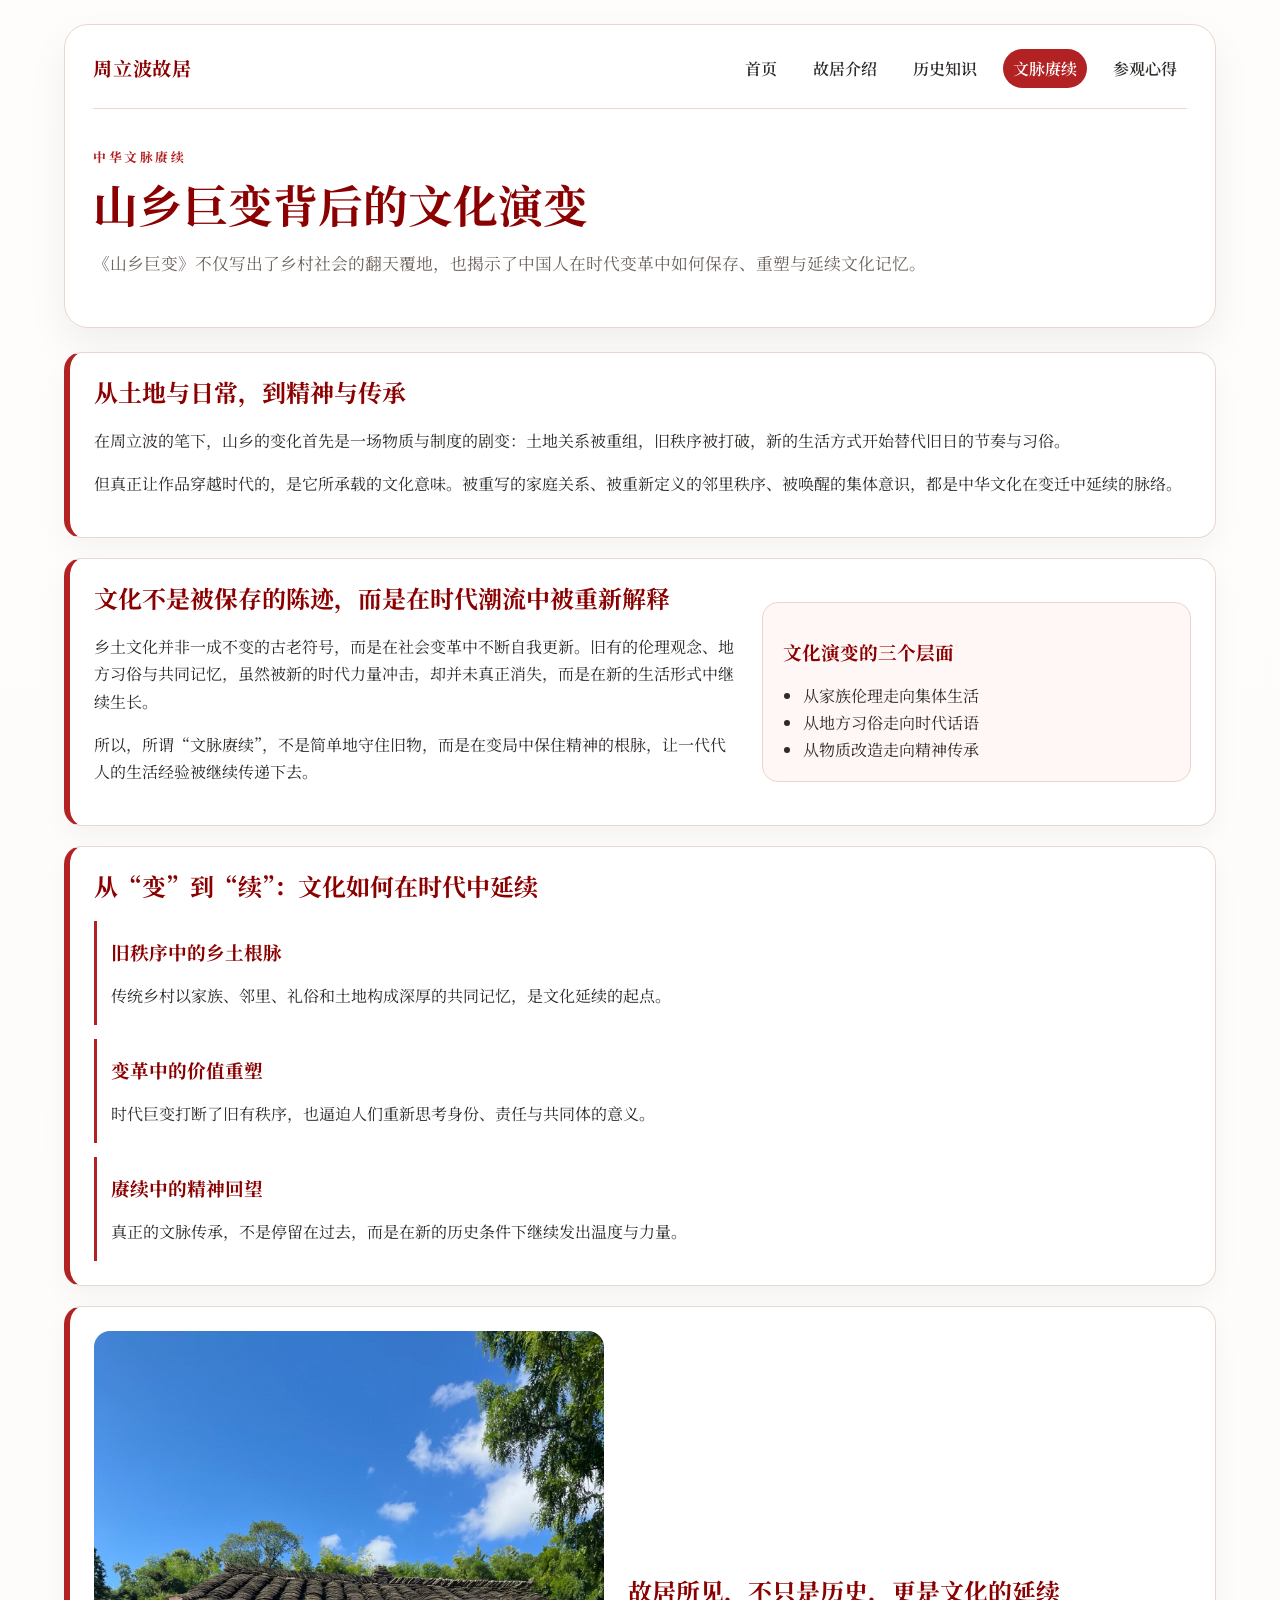
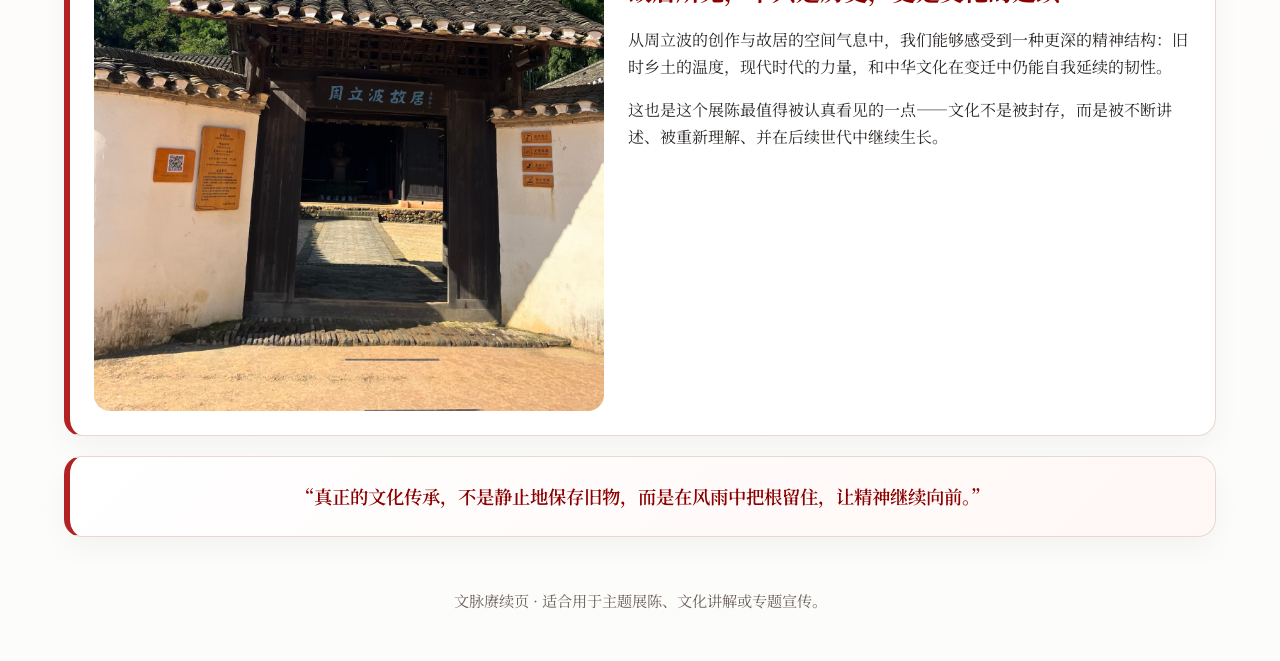
<file: Zhoulibo/culture.html>
<!DOCTYPE html>
<html lang="zh-CN">
  <head>
    <meta charset="UTF-8" />
    <meta name="viewport" content="width=device-width, initial-scale=1.0" />
    <title>中华文脉赓续 · 周立波故居</title>
    <meta
      name="description"
      content="介绍《山乡巨变》背后的文化演变与中华文脉赓续。"
    />
    <link rel="preconnect" href="https://fonts.googleapis.com" />
    <link rel="preconnect" href="https://fonts.gstatic.com" crossorigin />
    <link
      href="https://fonts.googleapis.com/css2?family=Noto+Serif+SC:wght@400;500;600;700&display=swap"
      rel="stylesheet"
    />
    <link rel="stylesheet" href="styles.css" />
  </head>
  <body>
    <div class="page-shell">
      <header class="sub-hero">
        <nav class="top-nav">
          <a href="index.html" class="brand">周立波故居</a>
          <div class="nav-links">
            <a href="../index.html">首页</a>
            <a href="index.html">故居介绍</a>
            <a href="history.html">历史知识</a>
            <a href="culture.html" class="active">文脉赓续</a>
            <a href="experience.html">参观心得</a>
          </div>
        </nav>
        <div class="sub-hero-text">
          <p class="eyebrow">中华文脉赓续</p>
          <h1>山乡巨变背后的文化演变</h1>
          <p class="lead">
            《山乡巨变》不仅写出了乡村社会的翻天覆地，也揭示了中国人在时代变革中如何保存、重塑与延续文化记忆。
          </p>
        </div>
      </header>

      <main>
        <section class="section-card">
          <h2>从土地与日常，到精神与传承</h2>
          <p>
            在周立波的笔下，山乡的变化首先是一场物质与制度的剧变：土地关系被重组，旧秩序被打破，新的生活方式开始替代旧日的节奏与习俗。
          </p>
          <p>
            但真正让作品穿越时代的，是它所承载的文化意味。被重写的家庭关系、被重新定义的邻里秩序、被唤醒的集体意识，都是中华文化在变迁中延续的脉络。
          </p>
        </section>

        <section class="section-card intro-grid">
          <div>
            <h2>文化不是被保存的陈迹，而是在时代潮流中被重新解释</h2>
            <p>
              乡土文化并非一成不变的古老符号，而是在社会变革中不断自我更新。旧有的伦理观念、地方习俗与共同记忆，虽然被新的时代力量冲击，却并未真正消失，而是在新的生活形式中继续生长。
            </p>
            <p>
              所以，所谓“文脉赓续”，不是简单地守住旧物，而是在变局中保住精神的根脉，让一代代人的生活经验被继续传递下去。
            </p>
          </div>
          <div class="highlight-box">
            <h3>文化演变的三个层面</h3>
            <ul>
              <li>从家族伦理走向集体生活</li>
              <li>从地方习俗走向时代话语</li>
              <li>从物质改造走向精神传承</li>
            </ul>
          </div>
        </section>

        <section class="section-card">
          <h2>从“变”到“续”：文化如何在时代中延续</h2>
          <div class="timeline">
            <div class="timeline-item">
              <h3>旧秩序中的乡土根脉</h3>
              <p>传统乡村以家族、邻里、礼俗和土地构成深厚的共同记忆，是文化延续的起点。</p>
            </div>
            <div class="timeline-item">
              <h3>变革中的价值重塑</h3>
              <p>时代巨变打断了旧有秩序，也逼迫人们重新思考身份、责任与共同体的意义。</p>
            </div>
            <div class="timeline-item">
              <h3>赓续中的精神回望</h3>
              <p>真正的文脉传承，不是停留在过去，而是在新的历史条件下继续发出温度与力量。</p>
            </div>
          </div>
        </section>

        <section class="section-card image-grid">
          <img
            src="微信图片_20260806102320_259_20.jpg"
            alt="乡村与文化传承的意象"
          />
          <div>
            <h2>故居所见，不只是历史，更是文化的延续</h2>
            <p>
              从周立波的创作与故居的空间气息中，我们能够感受到一种更深的精神结构：旧时乡土的温度，现代时代的力量，和中华文化在变迁中仍能自我延续的韧性。
            </p>
            <p>
              这也是这个展陈最值得被认真看见的一点——文化不是被封存，而是被不断讲述、被重新理解、并在后续世代中继续生长。
            </p>
          </div>
        </section>

        <section class="section-card quote-section">
          <p class="quote">
            “真正的文化传承，不是静止地保存旧物，而是在风雨中把根留住，让精神继续向前。”
          </p>
        </section>
      </main>

      <footer>
        <p>文脉赓续页 · 适合用于主题展陈、文化讲解或专题宣传。</p>
      </footer>
    </div>
  </body>
</html>
</file>
<file: Zhoulibo/styles.css>
:root {
  --bg: #fcfcfa;
  --text: #2d2a28;
  --muted: #6d625d;
  --accent: #b22222;
  --accent-dark: #8b0000;
  --line: #e8d8d0;
}

* {
  box-sizing: border-box;
}

body {
  margin: 0;
  font-family: 'Noto Serif SC', 'Microsoft YaHei', serif;
  background: linear-gradient(180deg, #fffdfb 0%, var(--bg) 100%);
  color: var(--text);
  line-height: 1.7;
}

img {
  max-width: 100%;
  display: block;
  border-radius: 16px;
}

.page-shell {
  max-width: 1200px;
  margin: 0 auto;
  padding: 24px;
}

.hero,
.sub-hero {
  background: #fff;
  border: 1px solid var(--line);
  border-radius: 24px;
  box-shadow: 0 18px 40px rgba(0, 0, 0, 0.06);
  padding: 24px 28px 32px;
  margin-bottom: 24px;
}

.top-nav {
  display: flex;
  justify-content: space-between;
  align-items: center;
  padding-bottom: 20px;
  border-bottom: 1px solid var(--line);
}

.brand {
  color: var(--accent-dark);
  text-decoration: none;
  font-weight: 700;
  font-size: 1.2rem;
  letter-spacing: 0.04em;
}

.nav-links {
  display: flex;
  gap: 16px;
  flex-wrap: wrap;
}

.nav-links a {
  text-decoration: none;
  color: var(--text);
  font-weight: 600;
  padding: 6px 10px;
  border-radius: 999px;
  transition: background 0.2s ease, color 0.2s ease;
}

.nav-links a:hover,
.nav-links a.active {
  background: var(--accent);
  color: #fff;
}

.hero-content,
.image-grid,
.experience-layout,
.intro-grid {
  display: grid;
  gap: 24px;
  align-items: center;
}

.hero-content {
  grid-template-columns: 1.1fr 0.9fr;
  padding-top: 24px;
}

.sub-hero-text {
  padding-top: 24px;
}

.eyebrow {
  color: var(--accent);
  text-transform: uppercase;
  letter-spacing: 0.2em;
  font-size: 0.8rem;
  font-weight: 700;
  margin-bottom: 8px;
}

h1,
h2,
h3 {
  color: var(--accent-dark);
  line-height: 1.25;
}

h1 {
  font-size: clamp(2rem, 3.5vw, 2.8rem);
  margin: 0 0 10px;
}

h2 {
  font-size: 1.5rem;
  margin-top: 0;
}

.lead {
  font-size: 1.05rem;
  color: var(--muted);
  margin-bottom: 18px;
}

.button-row {
  display: flex;
  flex-wrap: wrap;
  gap: 12px;
}

.button {
  display: inline-block;
  background: var(--accent);
  color: #fff;
  text-decoration: none;
  padding: 10px 18px;
  border-radius: 999px;
  font-weight: 600;
}

.button.secondary {
  background: #fff;
  color: var(--accent-dark);
  border: 1px solid var(--line);
}

.button:hover {
  background: var(--accent-dark);
  color: #fff;
}

.button.secondary:hover {
  background: #fff7f5;
  color: var(--accent-dark);
}

.section-card {
  background: #fff;
  border: 1px solid var(--line);
  border-left: 6px solid var(--accent);
  border-radius: 18px;
  padding: 24px;
  margin-bottom: 20px;
  box-shadow: 0 12px 28px rgba(0, 0, 0, 0.04);
}

.intro-grid {
  grid-template-columns: 1.2fr 0.8fr;
}

.highlight-box {
  background: #fff7f5;
  border: 1px solid #f0d3c8;
  border-radius: 16px;
  padding: 18px 20px;
}

.highlight-box ul {
  padding-left: 20px;
  margin: 8px 0 0;
}

.card-grid {
  display: grid;
  grid-template-columns: repeat(3, minmax(0, 1fr));
  gap: 16px;
}

.info-card {
  background: linear-gradient(180deg, #fff 0%, #fff8f6 100%);
  border: 1px solid var(--line);
  border-radius: 14px;
  padding: 18px;
}

.image-gallery {
  display: grid;
  grid-template-columns: repeat(3, minmax(0, 1fr));
  gap: 16px;
}

.gallery-item {
  background: #fff8f6;
  border: 1px solid var(--line);
  border-radius: 14px;
  padding: 10px;
}

.gallery-item img {
  height: 220px;
  width: 100%;
  object-fit: cover;
  border-radius: 10px;
}

.gallery-item figcaption {
  padding-top: 10px;
  color: var(--muted);
  font-size: 0.95rem;
}

.quote-section {
  text-align: center;
  background: linear-gradient(135deg, #fff 0%, #fff7f5 100%);
}

.quote {
  font-size: 1.15rem;
  color: var(--accent-dark);
  font-weight: 600;
  margin: 0;
}

.timeline {
  display: grid;
  gap: 14px;
}

.timeline-item {
  border-left: 3px solid var(--accent);
  padding-left: 14px;
}

.image-grid {
  grid-template-columns: 0.95fr 1.05fr;
}

.experience-layout {
  grid-template-columns: 1.05fr 0.95fr;
}

footer {
  text-align: center;
  color: var(--muted);
  padding: 16px 0 8px;
  font-size: 0.95rem;
}

@media (max-width: 860px) {
  .hero-content,
  .intro-grid,
  .image-grid,
  .experience-layout,
  .card-grid,
  .image-gallery {
    grid-template-columns: 1fr;
  }

  .page-shell {
    padding: 16px;
  }
}
</file>
<file: Qingtong/styles.css>
/* styles.css — 景点介绍左右交替模板样式 */
:root{
  --max-width: 1100px;
  --gap: 28px;
  --accent: #1976d2;
  --muted: #6b7280;
}
*{box-sizing:border-box}
body{
  font-family: "Segoe UI", Roboto, "Helvetica Neue", Arial, sans-serif;
  margin:0; color:#111827; background:#f7f7f8; line-height:1.6;
}
.container{
  max-width:var(--max-width); margin:0 auto; padding:40px 20px;
}
.hero{ background: linear-gradient(180deg, #ffffff 0%, #eef6ff 100%); padding:48px 0; border-bottom:1px solid #e6eef8; }
.hero .lead{ color:var(--muted); margin-top:8px }
.nav-inline{ margin-top:12px }
.btn{ display:inline-block; text-decoration:none; background:var(--accent); color:#fff; padding:8px 14px; border-radius:6px; margin-right:8px }
.site-footer{ padding:24px 0; text-align:center; color:var(--muted); border-top:1px solid #e6eef8; background:transparent }

/* 头部主标题右侧图片布局 */
.hero-header{ display:flex; align-items:center; gap:20px }
.hero-header .hero-text{ flex:1 }
.hero-image{ flex:0 0 40%; max-width:560px }
.hero-image img{ width:100%; height:auto; aspect-ratio:16/10; object-fit:cover; border-radius:8px; box-shadow:0 6px 18px rgba(15,23,42,0.08); display:block; min-height:240px }

/* 段落布局 */
.spot-section{ display:flex; align-items:center; gap:var(--gap); margin:36px 0; background:#fff; padding:18px; border-radius:10px; box-shadow:0 4px 12px rgba(15,23,42,0.04) }
.spot-section .img-wrap{ flex:0 0 58%; max-width:58%; height:320px; overflow:hidden; border-radius:8px; background:#f8f1e8; padding:12px; display:flex; align-items:center; justify-content:center; }
.spot-section .img-wrap img{ width:100%; height:100%; max-height:none; object-fit:contain; object-position:center center; display:block; transform:none; }

/* 保持页面结构不变，仅让图片完整展示 */

/* （已移除）雕像/塑像的专用样式已删除，相关图片将使用通用段落图片样式 */
.spot-section .text{ flex:1; padding:8px 6px }
.spot-section h2{ margin-top:0 }
.spot-section .text p{ margin:10px 0 }
.spot-section .text ul{ margin:8px 0 0 18px }

/* 交替布局：加 .alt 则图片在右侧 */
.spot-section.alt{ flex-direction:row-reverse }

/* 响应式：较小屏幕改为垂直堆叠 */
@media (max-width:900px){
  .spot-section{ flex-direction:column }
  .spot-section.alt{ flex-direction:column }
  .spot-section .img-wrap, .spot-section .img-wrap img{ width:100%; max-width:100%; height:auto }
  /* 头部在窄屏设备上堆叠 */
  .hero-header{ flex-direction:column; text-align:center }
  .hero-image{ max-width:100%; width:100% }
  .hero-image img{ height:auto; aspect-ratio:auto }
}

/* 可选小样式 */
.lead{ font-size:1.05rem }
img[alt=""]{ filter:grayscale(20%); }

/* 便于打印/导出样式 */
@media print{
  .btn, .nav-inline { display:none }
  body{ background:#fff }
}
</file>
